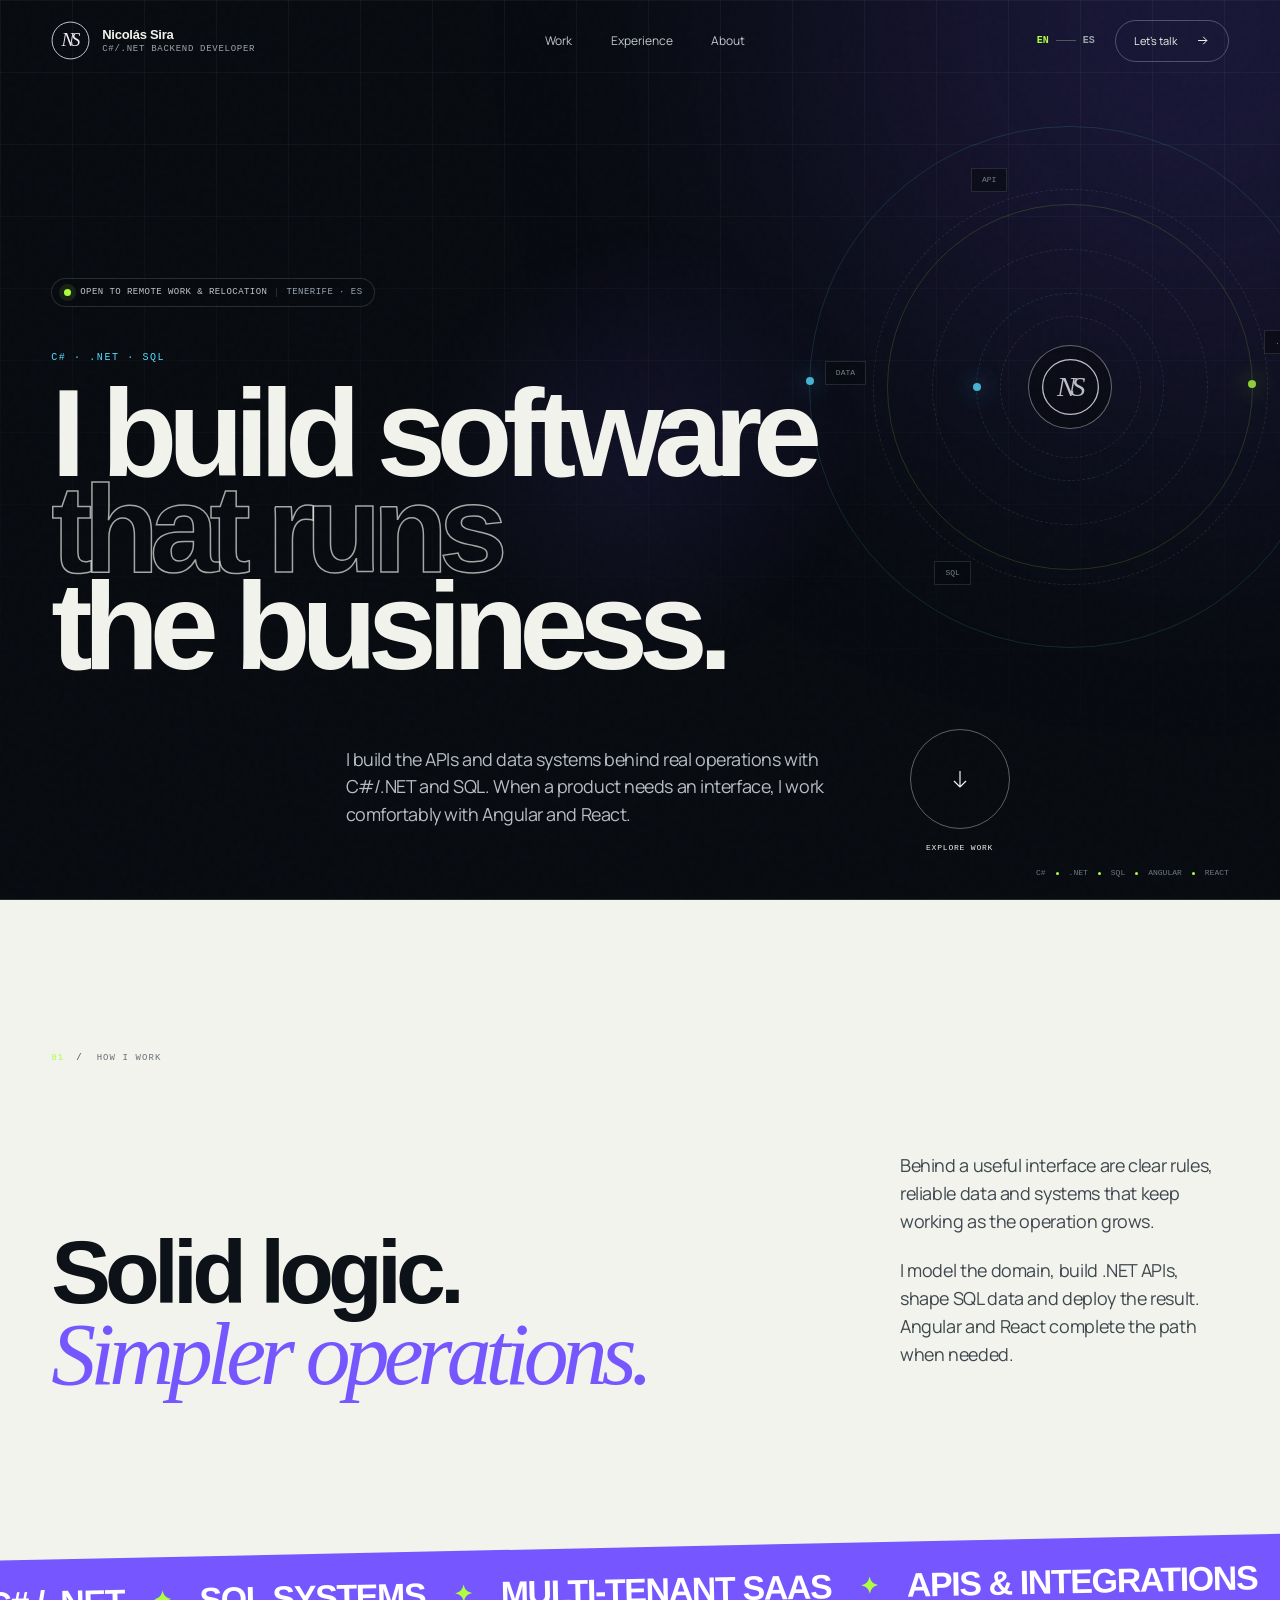
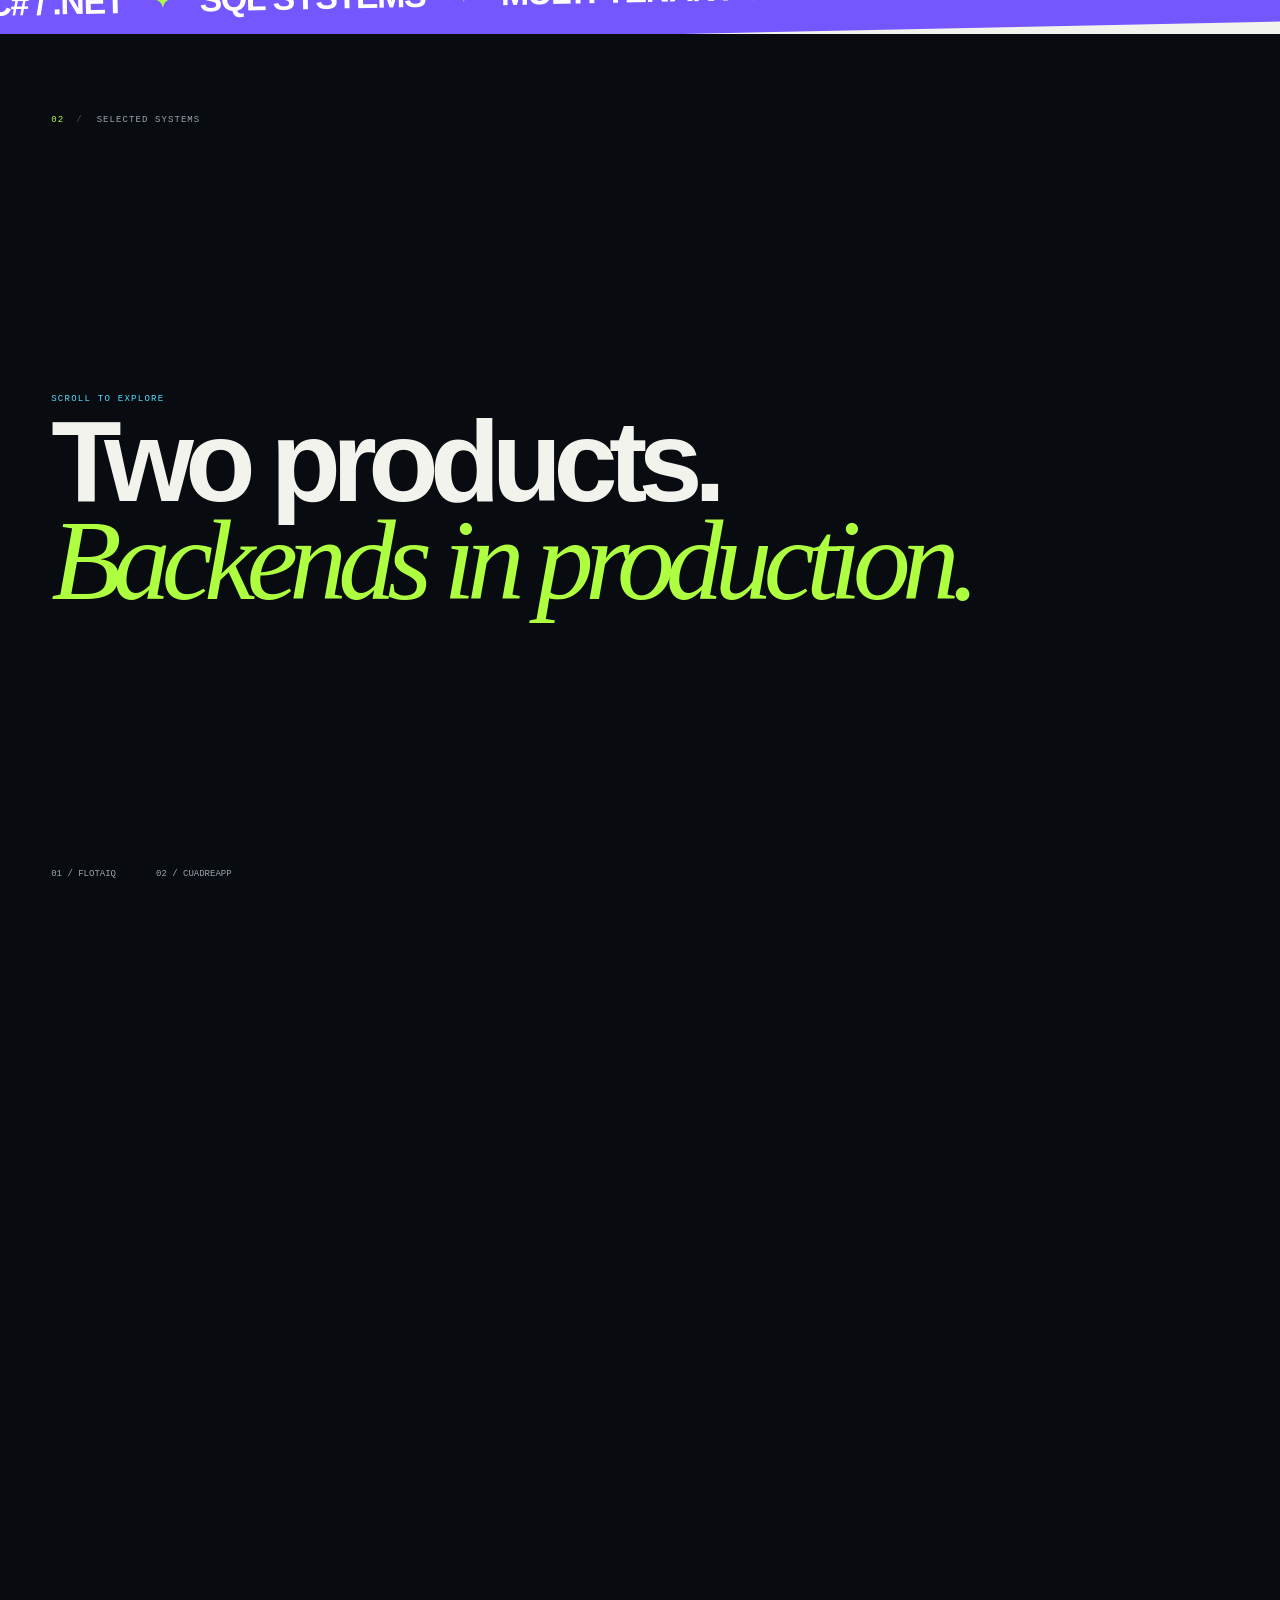
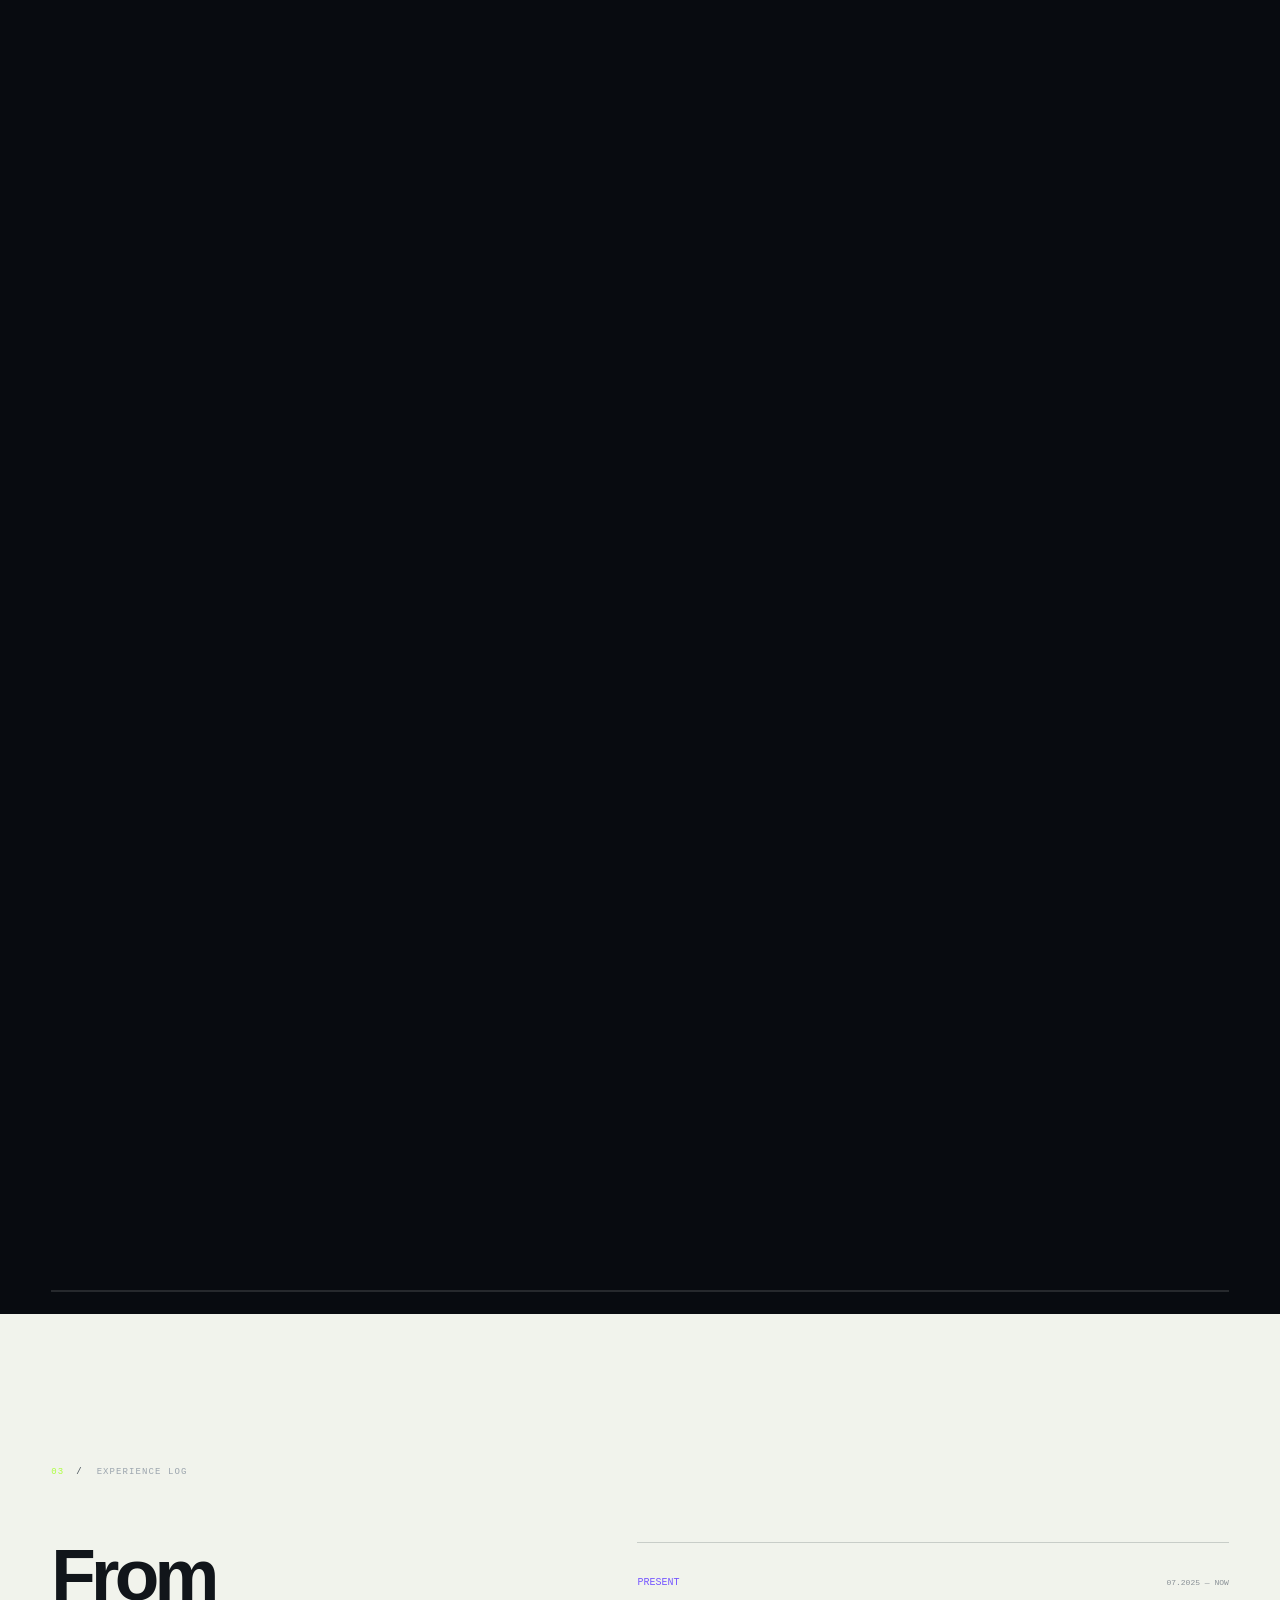
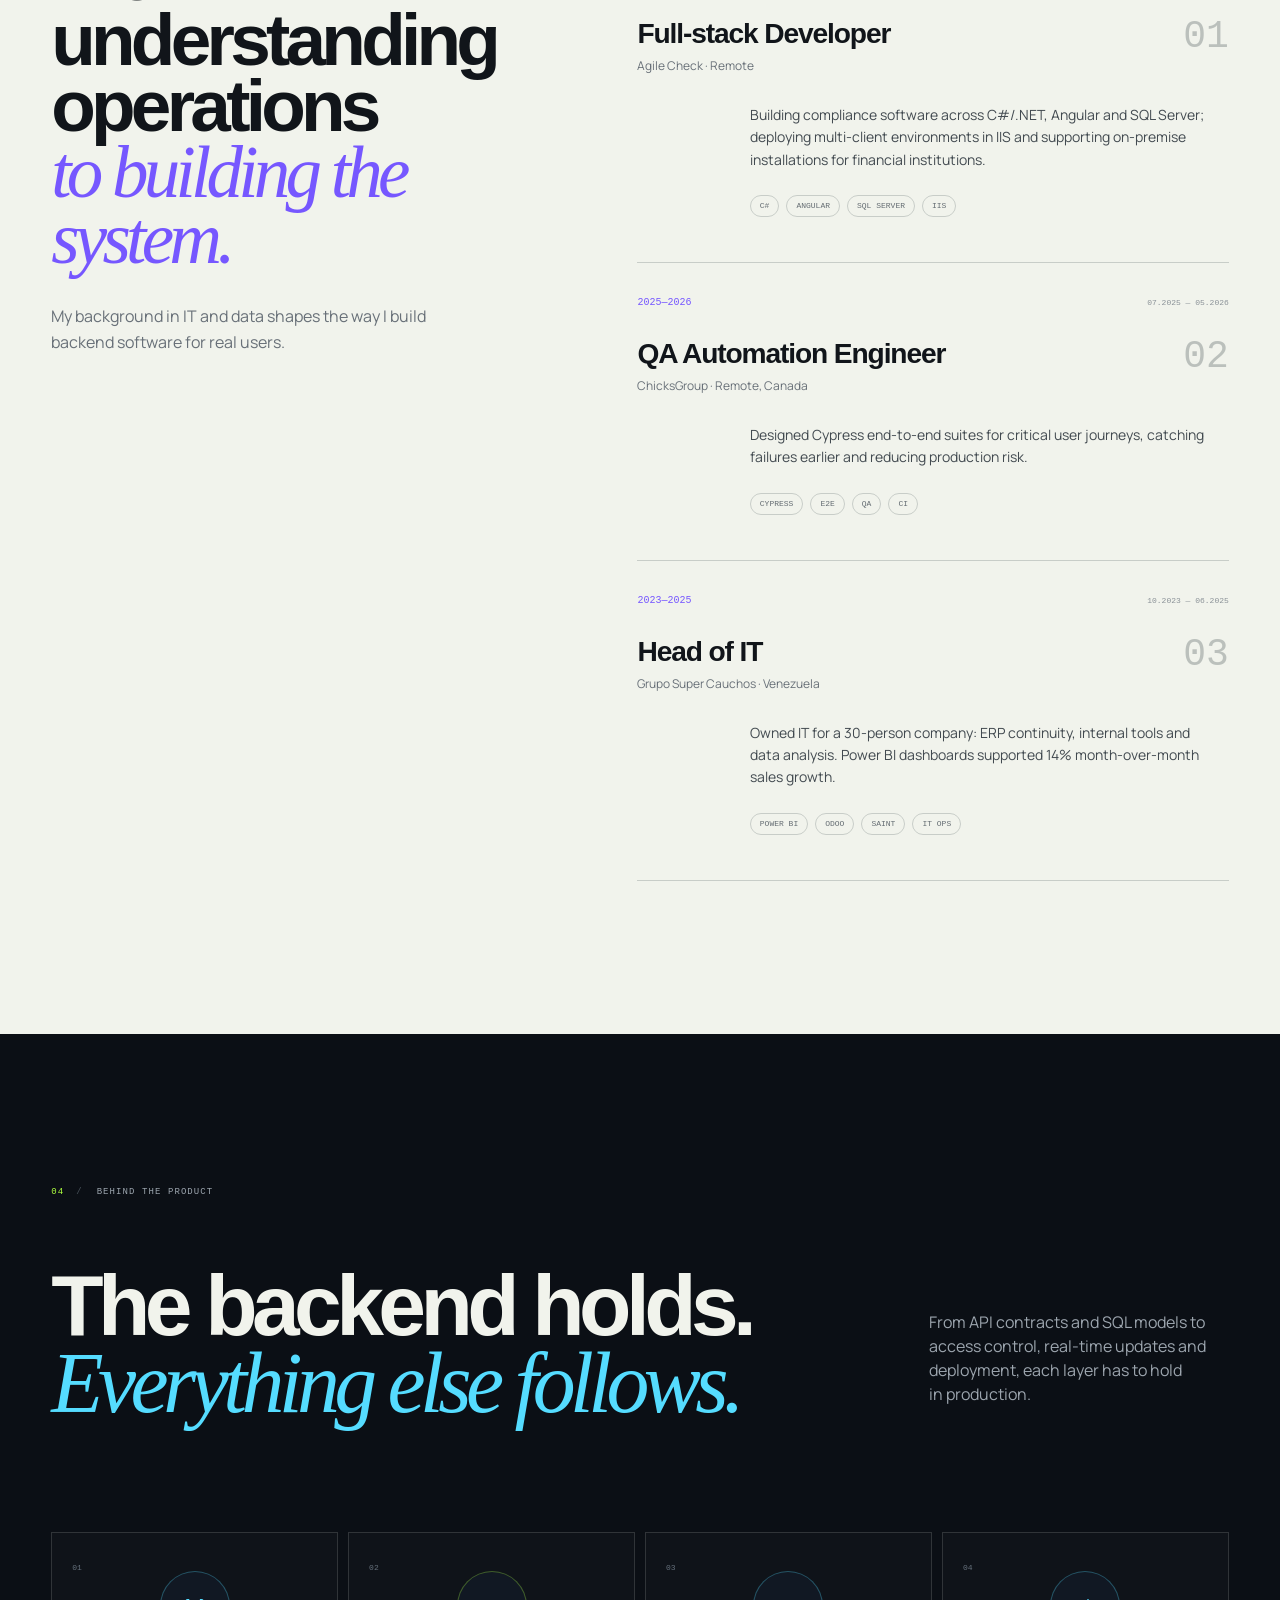
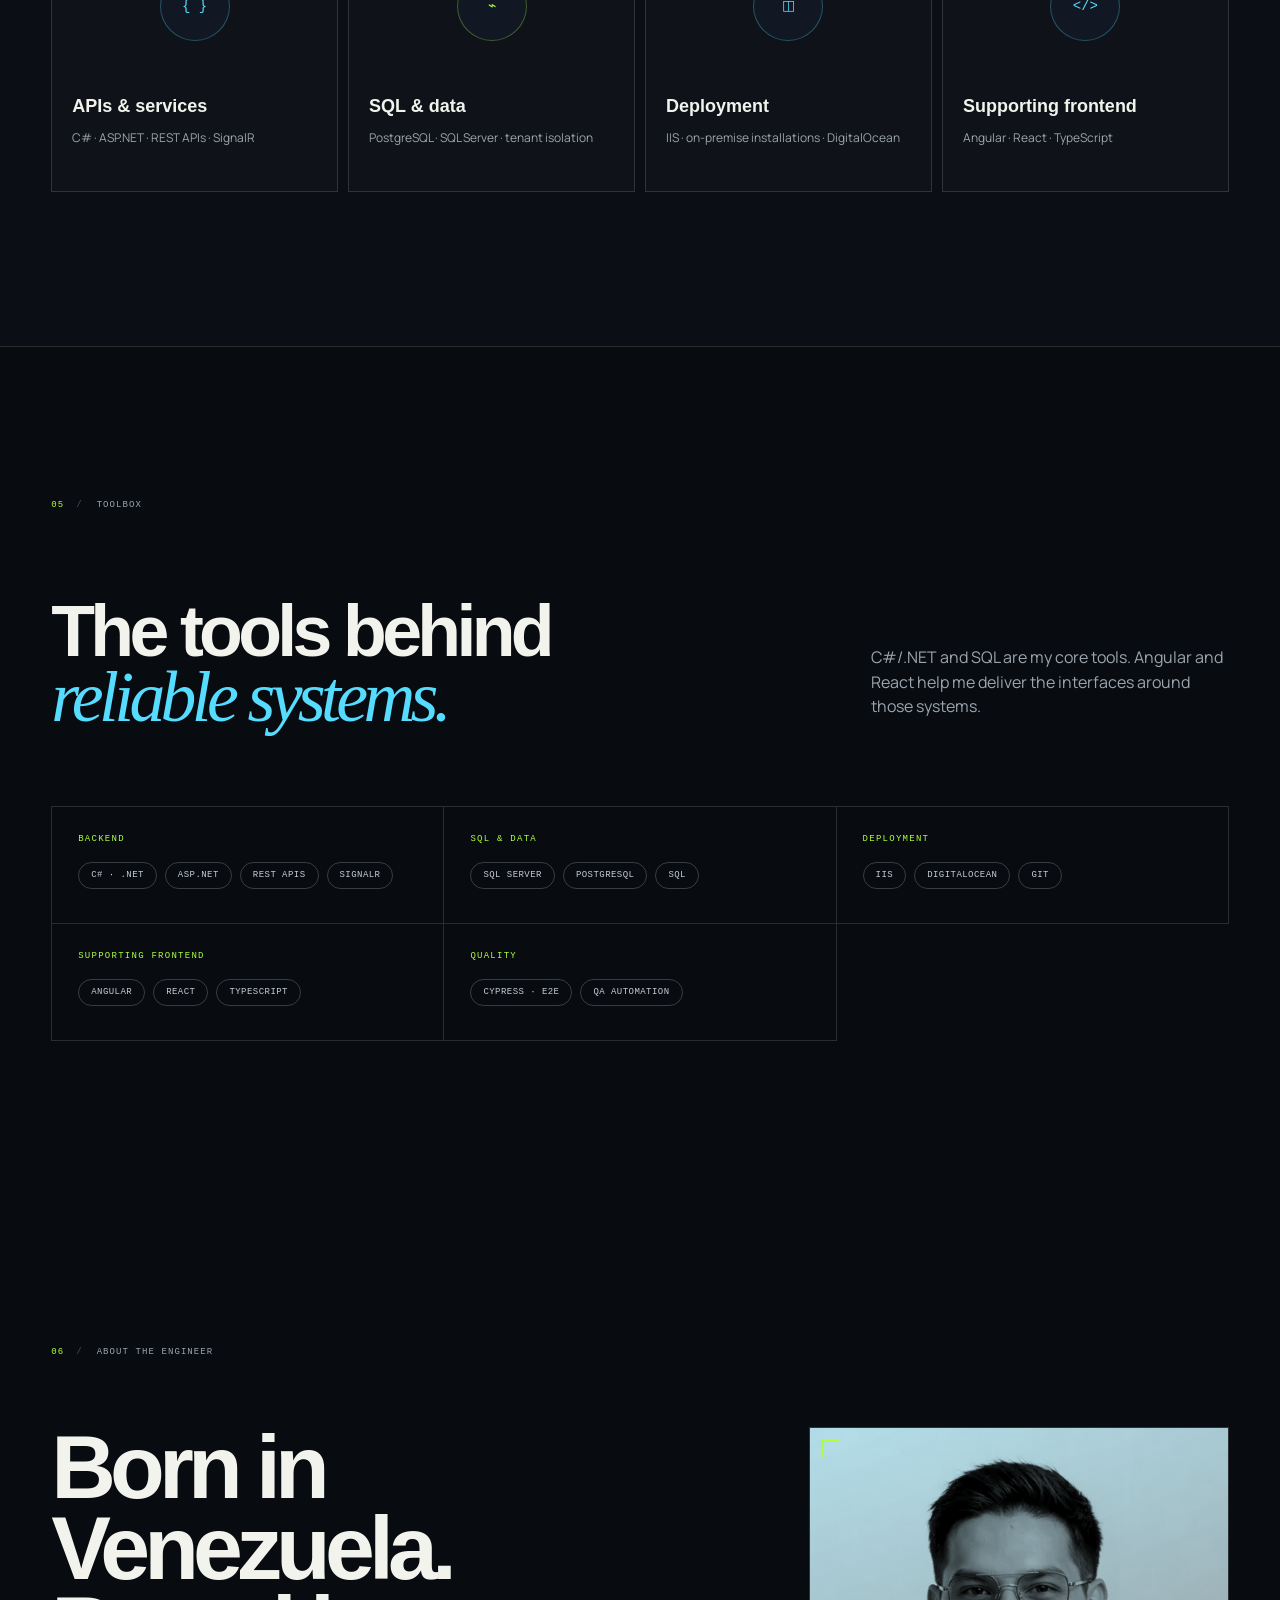
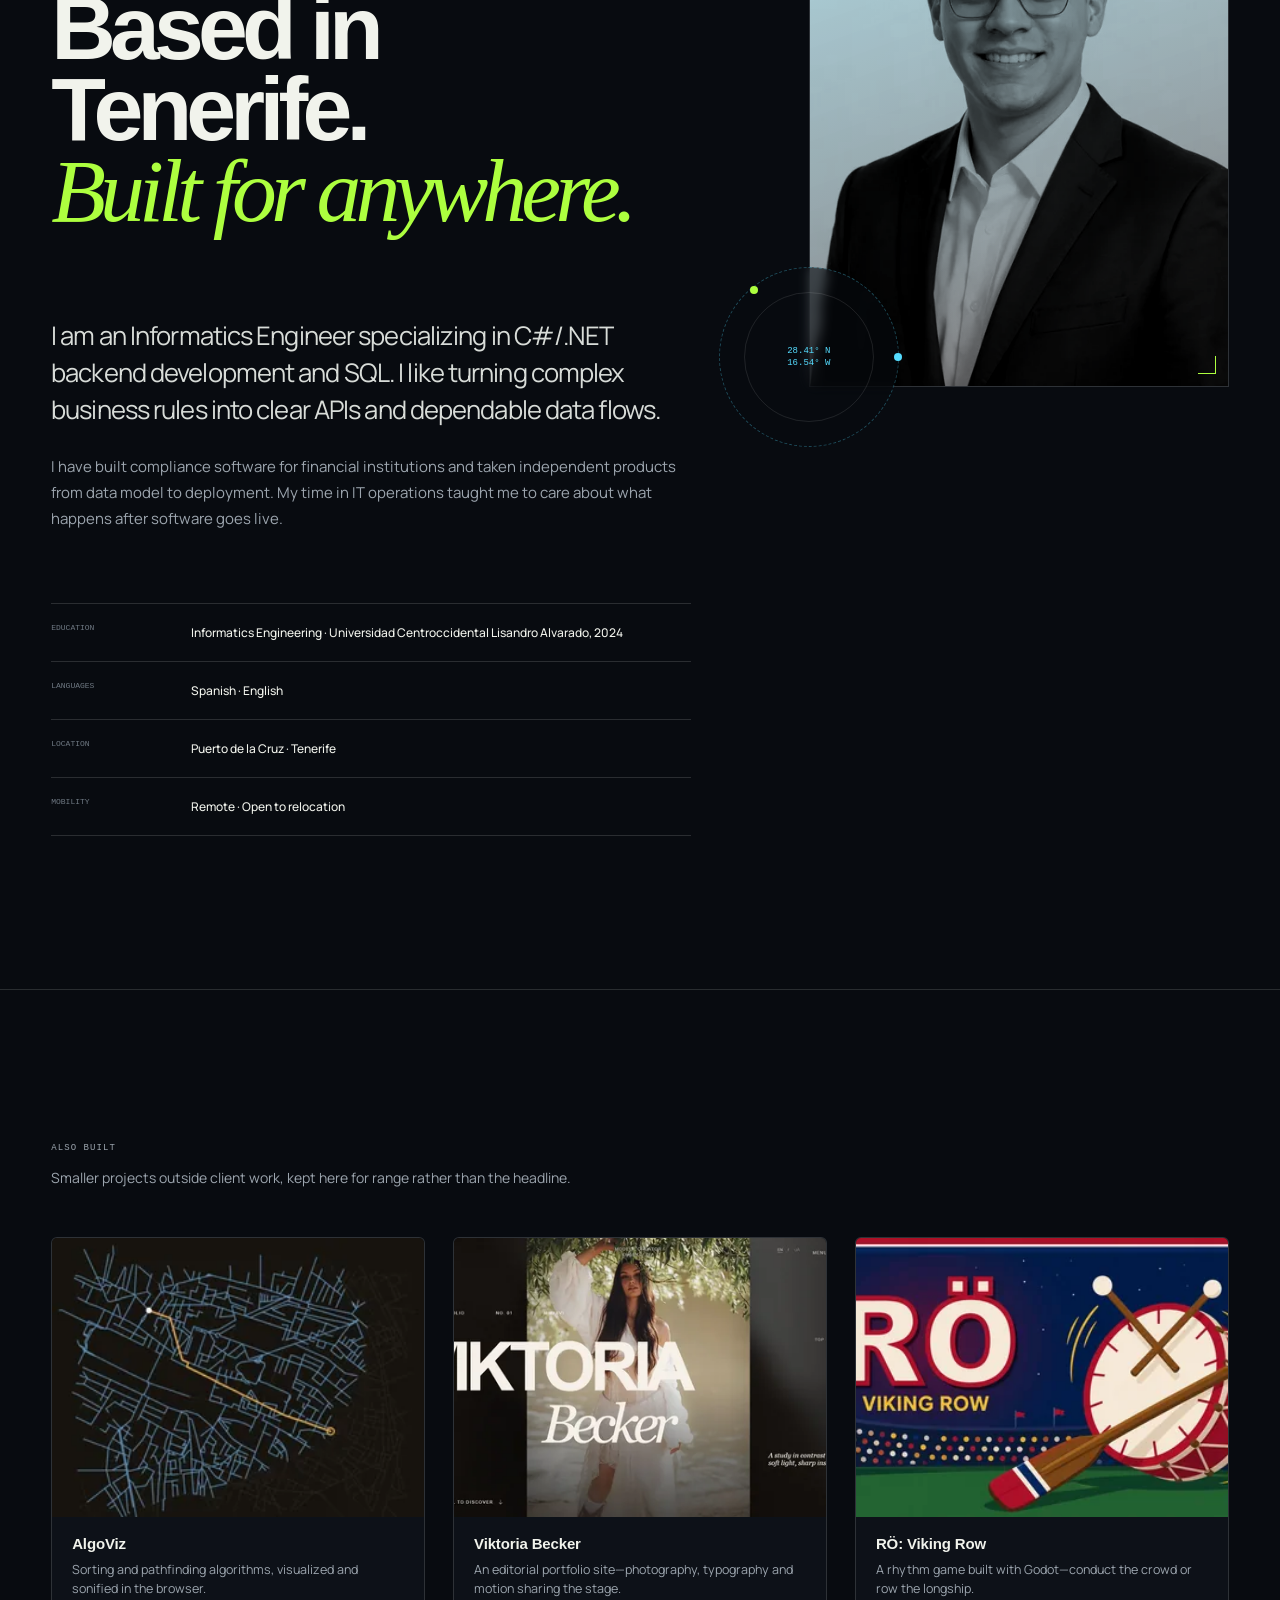
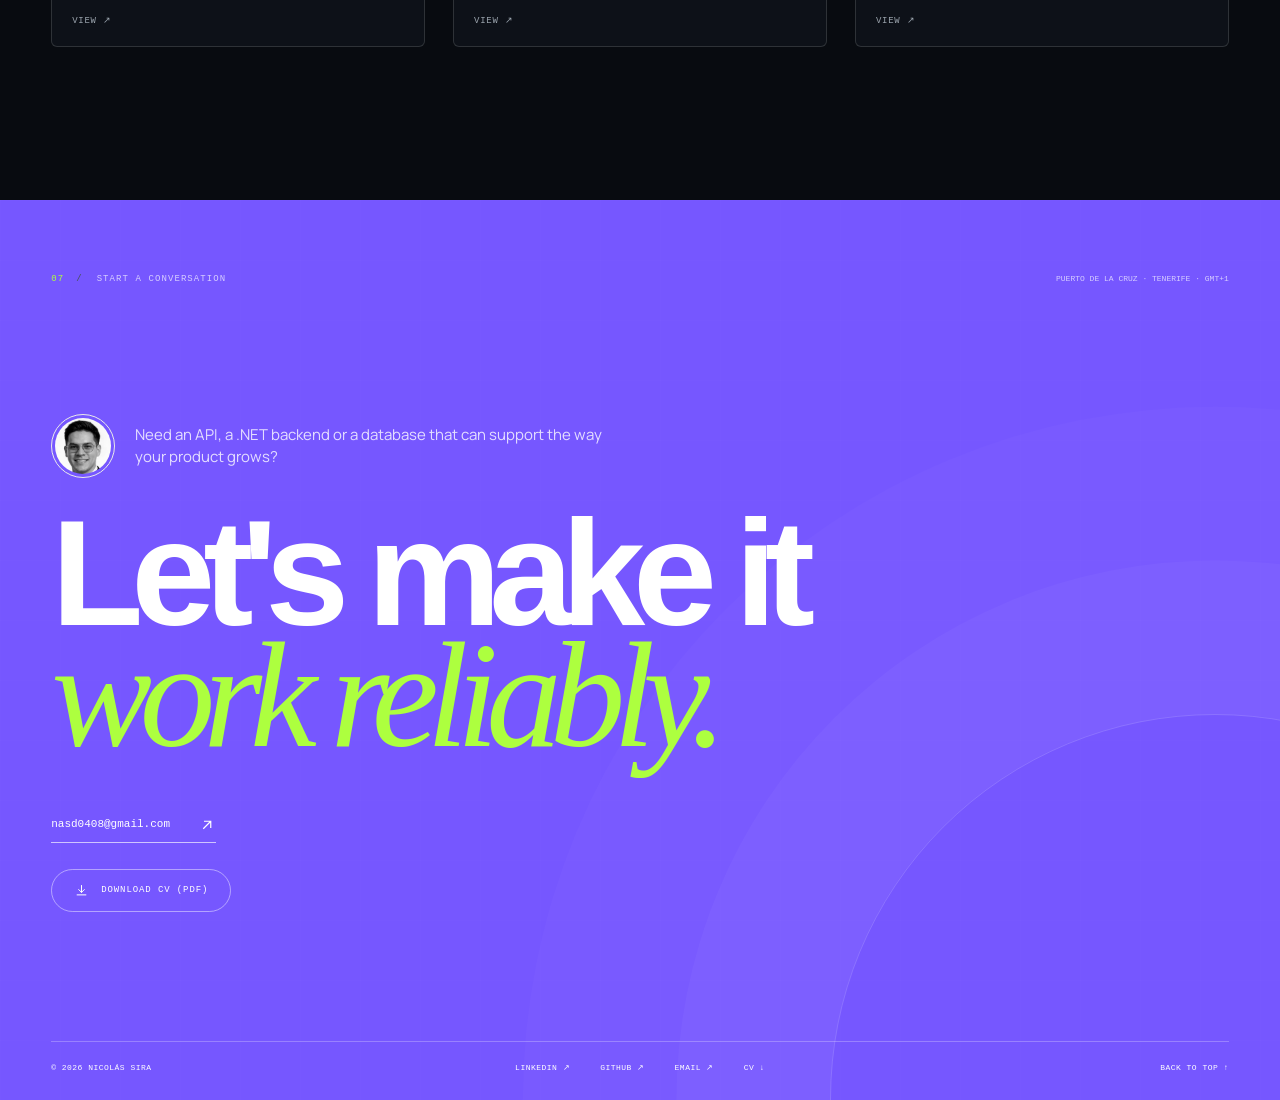
<file: index.html>
<!doctype html>
<html lang="en">
<head>
  <meta charset="utf-8">
  <meta name="viewport" content="width=device-width, initial-scale=1">
  <meta name="theme-color" content="#080b10">
  <meta name="description" content="Nicolás Sira — C#/.NET backend developer building APIs, SQL-backed systems and multi-tenant products.">
  <meta property="og:title" content="Nicolás Sira — C#/.NET Backend Developer">
  <meta property="og:description" content="C#/.NET APIs and SQL-backed systems for real operations.">
  <meta property="og:type" content="website">
  <meta property="og:url" content="https://nasd0408.github.io/nicolas-sira-portfolio/">
  <meta property="og:site_name" content="Nicolás Sira">
  <meta property="og:locale" content="en_US">
  <meta property="og:locale:alternate" content="es_ES">
  <meta property="og:image" content="https://nasd0408.github.io/nicolas-sira-portfolio/assets/og-image.png">
  <meta property="og:image:width" content="1200">
  <meta property="og:image:height" content="630">
  <meta property="og:image:alt" content="Nicolás Sira — C#/.NET Backend Developer. APIs and SQL-backed systems.">
  <meta name="twitter:card" content="summary_large_image">
  <meta name="twitter:title" content="Nicolás Sira — C#/.NET Backend Developer">
  <meta name="twitter:description" content="C#/.NET APIs and SQL-backed systems for real operations.">
  <meta name="twitter:image" content="https://nasd0408.github.io/nicolas-sira-portfolio/assets/og-image.png">
  <meta name="author" content="Nicolás Sira">
  <meta name="robots" content="index, follow">
  <title>Nicolás Sira — C#/.NET Backend Developer</title>
  <link rel="canonical" href="https://nasd0408.github.io/nicolas-sira-portfolio/">
  <link rel="icon" href="favicon.svg" type="image/svg+xml">
  <link rel="preconnect" href="https://fonts.googleapis.com">
  <link rel="preconnect" href="https://fonts.gstatic.com" crossorigin>
  <link href="https://fonts.googleapis.com/css2?family=Manrope:wght@400;500;600&display=swap" rel="stylesheet">
  <script>document.documentElement.classList.add("js", "is-loading");</script>
  <link rel="stylesheet" href="styles.css?v=3">
  <link rel="stylesheet" href="enhancements.css?v=9">
  <script src="script.js?v=10" defer></script>
  <script src="enhancements.js?v=9" defer></script>
  <script type="application/ld+json">
  {
    "@context": "https://schema.org",
    "@type": "Person",
    "name": "Nicolás Sira",
    "jobTitle": "C#/.NET Backend Developer",
    "url": "https://nasd0408.github.io/nicolas-sira-portfolio/",
    "image": "https://nasd0408.github.io/nicolas-sira-portfolio/assets/profile.jpg",
    "email": "nasd0408@gmail.com",
    "description": "C#/.NET backend developer building APIs, SQL-backed systems and multi-tenant products.",
    "address": {
      "@type": "PostalAddress",
      "addressLocality": "Puerto de la Cruz",
      "addressRegion": "Tenerife",
      "addressCountry": "ES"
    },
    "alumniOf": {
      "@type": "CollegeOrUniversity",
      "name": "Universidad Centroccidental Lisandro Alvarado"
    },
    "knowsLanguage": ["Spanish", "English"],
    "knowsAbout": ["C#", ".NET", "ASP.NET", "REST APIs", "SQL Server", "PostgreSQL", "SignalR", "Angular", "React", "TypeScript", "IIS"],
    "sameAs": [
      "https://www.linkedin.com/in/nicolas-sira/",
      "https://github.com/nasd0408"
    ]
  }
  </script>
</head>
<body>
  <div class="site-loader" aria-hidden="true">
    <div class="loader-grid"></div>
    <div class="loader-meta">
      <span>PORTFOLIO / 2026</span>
      <span>NS — SYS.01</span>
    </div>
    <div class="loader-identity">
      <img src="assets/ns-mark.svg" alt="">
      <p>Nicolás Sira</p>
      <span>C#/.NET backend developer</span>
    </div>
    <div class="loader-status">
      <span>Initializing experience</span>
      <div class="loader-track"><i></i></div>
      <strong><span class="loader-count">00</span>%</strong>
    </div>
  </div>

  <a class="skip-link" href="#work">Skip to content</a>
  <div class="noise" aria-hidden="true"></div>
  <div class="cursor-glow" aria-hidden="true"></div>
  <div class="cursor-orb" aria-hidden="true"><span>OPEN</span></div>
  <div class="scroll-progress" aria-hidden="true"><span></span></div>

  <header class="site-header">
    <a class="brand" href="#top" aria-label="Nicolás Sira — home">
      <span class="brand-mark"><img src="assets/ns-mark.svg" alt=""></span>
      <span class="brand-status">
        <b>Nicolás Sira</b>
        <small data-i18n="nav.role">C#/.NET backend developer</small>
      </span>
    </a>

    <nav class="desktop-nav" aria-label="Primary navigation">
      <a href="#work"><span data-i18n="nav.work">Work</span></a>
      <a href="#experience"><span data-i18n="nav.experience">Experience</span></a>
      <a href="#about"><span data-i18n="nav.about">About</span></a>
    </nav>

    <div class="header-actions">
      <button class="lang-toggle" type="button" aria-label="Change language" aria-pressed="false">
        <span data-lang="en">EN</span>
        <i></i>
        <span data-lang="es">ES</span>
      </button>
      <a class="contact-pill" href="#contact">
        <span data-i18n="nav.contact">Let's talk</span>
        <svg viewBox="0 0 24 24" aria-hidden="true"><path d="M5 12h14M13 6l6 6-6 6"/></svg>
      </a>
    </div>
  </header>

  <main id="top">
    <section class="hero">
      <div class="hero-grid" aria-hidden="true"></div>
      <div class="hero-orbit" aria-hidden="true">
        <div class="orbit orbit-one"><span></span></div>
        <div class="orbit orbit-two"><span></span></div>
        <div class="orbit orbit-three"><span></span></div>
        <div class="core"><img src="assets/ns-mark.svg" alt=""></div>
        <div class="signal signal-one">API</div>
        <div class="signal signal-two">.NET</div>
        <div class="signal signal-three">SQL</div>
        <div class="signal signal-four">DATA</div>
      </div>

      <div class="hero-copy">
        <div class="availability">
          <span class="pulse"></span>
          <span data-i18n="hero.availability">Open to remote work & relocation</span>
          <span class="availability-location">Tenerife · ES</span>
        </div>

        <h1>
          <span class="hero-kicker" data-i18n="hero.kicker">C# · .NET · SQL</span>
          <span data-i18n="hero.line1">I build software</span>
          <span class="outline" data-i18n="hero.line2">that runs</span>
          <span data-i18n="hero.line3">the business.</span>
        </h1>

        <div class="hero-bottom">
          <p data-i18n="hero.body">I build the APIs and data systems behind real operations with C#/.NET and SQL. When a product needs an interface, I work comfortably with Angular and React.</p>
          <a class="circle-link" href="#work" aria-label="Explore selected work">
            <svg viewBox="0 0 24 24" aria-hidden="true"><path d="M12 4v16M6 14l6 6 6-6"/></svg>
            <span data-i18n="hero.cta">Explore work</span>
          </a>
        </div>
      </div>

      <div class="hero-rail" aria-hidden="true">
        <span>C#</span><i></i><span>.NET</span><i></i><span>SQL</span><i></i><span>Angular</span><i></i><span>React</span>
      </div>
    </section>

    <section class="manifesto section-pad">
      <div class="eyebrow reveal">
        <span>01</span>
        <span data-i18n="manifesto.label">How I work</span>
      </div>
      <div class="manifesto-grid">
        <h2 class="reveal" data-i18n="manifesto.title">Solid logic.<br><em>Simpler operations.</em></h2>
        <div class="manifesto-copy reveal">
          <p data-i18n="manifesto.p1">Behind a useful interface are clear rules, reliable data and systems that keep working as the operation grows.</p>
          <p data-i18n="manifesto.p2">I model the domain, build .NET APIs, shape SQL data and deploy the result. Angular and React complete the path when needed.</p>
        </div>
      </div>
      <div class="capability-ticker" aria-label="Capabilities">
        <div class="ticker-track">
          <span>C# / .NET</span><b>✦</b><span>SQL SYSTEMS</span><b>✦</b><span>MULTI-TENANT SAAS</span><b>✦</b><span>APIS & INTEGRATIONS</span><b>✦</b>
          <span>C# / .NET</span><b>✦</b><span>SQL SYSTEMS</span><b>✦</b><span>MULTI-TENANT SAAS</span><b>✦</b><span>APIS & INTEGRATIONS</span><b>✦</b>
        </div>
      </div>
    </section>

    <section class="work" id="work">
      <div class="horizontal-sticky">
        <div class="horizontal-track">
          <article class="work-intro panel">
            <div class="panel-inner">
              <div class="eyebrow">
                <span>02</span>
                <span data-i18n="work.label">Selected systems</span>
              </div>
              <div>
                <p class="micro" data-i18n="work.drag">Scroll to explore</p>
                <h2 data-i18n="work.title">Two products.<br><em>Backends in production.</em></h2>
              </div>
              <div class="work-index">
                <span>01 / FlotaIQ</span>
                <span>02 / CuadreAPP</span>
              </div>
            </div>
          </article>

          <article class="case case-flota panel">
            <div class="case-copy">
              <div class="case-topline">
                <img src="assets/flotaiq-logo.svg" alt="FlotaIQ" width="232" height="64" loading="lazy" decoding="async">
                <span data-i18n="flota.type">Multi-tenant fleet intelligence</span>
              </div>
              <div>
                <div class="case-number">01</div>
                <h3>Flota<span>IQ</span></h3>
                <p data-i18n="flota.summary">A multi-tenant C#/.NET API backed by PostgreSQL for trips, maintenance, fuel and billing. Tenant isolation and SignalR alerts support daily operations; React provides the interface.</p>
              </div>
              <div class="case-meta">
                <div><small data-i18n="case.role">Role</small><strong data-i18n="case.solo">Solo product engineer</strong></div>
                <div><small data-i18n="case.stack">Core stack</small><strong>C#/.NET · PostgreSQL · SignalR</strong></div>
              </div>
              <div class="case-links">
                <a href="https://flotaiq.duckdns.org/" target="_blank" rel="noreferrer">
                  <span data-i18n="case.live">Visit live product</span>
                  <svg viewBox="0 0 24 24" aria-hidden="true"><path d="M7 17 17 7M8 7h9v9"/></svg>
                </a>
                <a href="https://github.com/nasd0408/flotaiq" target="_blank" rel="noreferrer">GitHub <span data-i18n="case.private">(private)</span></a>
              </div>
            </div>
            <div class="case-visual flota-visual">
              <div class="screen screen-main">
                <div class="screen-bar"><i></i><i></i><i></i><span>flotaiq / dashboard</span></div>
                <picture class="progressive-media" style="--preview: url([data-uri])"><source type="image/webp" srcset="assets/optimized/flotaiq-dashboard-480.webp 480w, assets/optimized/flotaiq-dashboard-960.webp 960w, assets/optimized/flotaiq-dashboard-1600.webp 1600w" sizes="(max-width: 760px) 100vw, 80vw"><img width="1918" height="872" src="assets/flotaiq-dashboard.png" alt="FlotaIQ main dashboard" loading="lazy" decoding="async"></picture>
              </div>
              <div class="screen screen-float">
                <picture class="progressive-media" style="--preview: url([data-uri])"><source type="image/webp" srcset="assets/optimized/flotaiq-map-480.webp 480w, assets/optimized/flotaiq-map-960.webp 960w, assets/optimized/flotaiq-map-1600.webp 1600w" sizes="100vw"><img width="1918" height="875" src="assets/flotaiq-map.png" alt="FlotaIQ fleet map" loading="lazy" decoding="async"></picture>
              </div>
              <div class="tech-stamp stamp-one">REALTIME<br><b>SIGNALR</b></div>
              <div class="tech-stamp stamp-two">TENANT<br><b>ISOLATION</b></div>
            </div>
          </article>

          <article class="case case-cuadre panel">
            <div class="case-copy">
              <div class="case-topline">
                <div class="cuadre-mini"><picture class="progressive-media" style="--preview: url([data-uri])"><source type="image/webp" srcset="assets/optimized/cuadre-logo-256.webp 256w" sizes="104px"><img width="1024" height="1024" src="assets/cuadre-logo.png" alt="CuadreAPP" loading="lazy" decoding="async"></picture></div>
                <span data-i18n="cuadre.type">Business OS for beauty professionals</span>
              </div>
              <div>
                <div class="case-number">02</div>
                <h3>Cuadre<span>APP</span></h3>
                <p data-i18n="cuadre.summary">A C#/.NET backend for appointments, clients, debts, payroll and reports, connected to a React Native app that works offline and syncs when the connection returns.</p>
              </div>
              <div class="case-meta">
                <div><small data-i18n="case.role">Role</small><strong data-i18n="case.solo">Solo product engineer</strong></div>
                <div><small data-i18n="case.stack">Core stack</small><strong>C#/.NET · APIs · React Native</strong></div>
              </div>
              <div class="case-links">
                <a href="https://cuadreapp.duckdns.org/" target="_blank" rel="noreferrer">
                  <span data-i18n="case.website">Product website</span>
                  <svg viewBox="0 0 24 24" aria-hidden="true"><path d="M7 17 17 7M8 7h9v9"/></svg>
                </a>
                <a href="https://play.google.com/store/apps/details?id=com.nicolassira.cuadreapp&hl=es_419" target="_blank" rel="noreferrer">Google Play ↗</a>
              </div>
            </div>
            <div class="case-visual cuadre-visual">
              <div class="phone phone-one"><picture class="progressive-media" style="--preview: url([data-uri])"><source type="image/webp" srcset="assets/optimized/cuadre-dashboard-480.webp 480w, assets/optimized/cuadre-dashboard-960.webp 960w, assets/optimized/cuadre-dashboard-1080.webp 1080w" sizes="(max-width: 760px) 45vw, 28vw"><img width="1080" height="2424" src="assets/cuadre-dashboard.png" alt="CuadreAPP dashboard" loading="lazy" decoding="async"></picture></div>
              <div class="phone phone-two"><picture class="progressive-media" style="--preview: url([data-uri])"><source type="image/webp" srcset="assets/optimized/cuadre-calendar-480.webp 480w, assets/optimized/cuadre-calendar-960.webp 960w, assets/optimized/cuadre-calendar-1080.webp 1080w" sizes="(max-width: 760px) 45vw, 28vw"><img width="1080" height="2424" src="assets/cuadre-calendar.png" alt="CuadreAPP calendar" loading="lazy" decoding="async"></picture></div>
              <div class="release-badge">
                <span>100+</span>
                <small data-i18n="cuadre.downloads">Play Store downloads</small>
              </div>
              <div class="offline-badge"><i></i><span data-i18n="cuadre.offline">Works offline.<br>Syncs when connected.</span></div>
            </div>
          </article>
        </div>
        <div class="horizontal-meter" aria-hidden="true"><span></span></div>
      </div>
    </section>

<section class="experience section-pad" id="experience">
      <div class="eyebrow reveal">
        <span>03</span>
        <span data-i18n="experience.label">Experience log</span>
      </div>
      <div class="experience-layout">
        <div class="experience-title reveal">
          <h2 data-i18n="experience.title">From understanding operations<br><em>to building the system.</em></h2>
          <p data-i18n="experience.subtitle">My background in IT and data shapes the way I build backend software for real users.</p>
        </div>
        <div class="timeline">
          <article class="timeline-item reveal">
            <div class="timeline-date"><span data-i18n="experience.present">Present</span><small>07.2025 — NOW</small></div>
            <div class="timeline-role">
              <div>
                <h3 data-i18n="agile.role">Full-stack Developer</h3>
                <p>Agile Check · <span data-i18n="remote">Remote</span></p>
              </div>
              <span class="timeline-index">01</span>
            </div>
            <div class="timeline-detail">
              <p data-i18n="agile.body">Building compliance software across C#/.NET, Angular and SQL Server; deploying multi-client environments in IIS and supporting on-premise installations for financial institutions.</p>
              <div><span>C#</span><span>Angular</span><span>SQL Server</span><span>IIS</span></div>
            </div>
          </article>

          <article class="timeline-item reveal">
            <div class="timeline-date"><span>2025—2026</span><small>07.2025 — 05.2026</small></div>
            <div class="timeline-role">
              <div>
                <h3 data-i18n="chicks.role">QA Automation Engineer</h3>
                <p>ChicksGroup · <span data-i18n="remote">Remote</span>, Canada</p>
              </div>
              <span class="timeline-index">02</span>
            </div>
            <div class="timeline-detail">
              <p data-i18n="chicks.body">Designed Cypress end-to-end suites for critical user journeys, catching failures earlier and reducing production risk.</p>
              <div><span>Cypress</span><span>E2E</span><span>QA</span><span>CI</span></div>
            </div>
          </article>

          <article class="timeline-item reveal">
            <div class="timeline-date"><span>2023—2025</span><small>10.2023 — 06.2025</small></div>
            <div class="timeline-role">
              <div>
                <h3 data-i18n="cauchos.role">Head of IT</h3>
                <p>Grupo Super Cauchos · Venezuela</p>
              </div>
              <span class="timeline-index">03</span>
            </div>
            <div class="timeline-detail">
              <p data-i18n="cauchos.body">Owned IT for a 30-person company: ERP continuity, internal tools and data analysis. Power BI dashboards supported 14% month-over-month sales growth.</p>
              <div><span>Power BI</span><span>Odoo</span><span>SAINT</span><span>IT Ops</span></div>
            </div>
          </article>
        </div>
      </div>
    </section>

    <section class="architecture section-pad">
      <div class="eyebrow reveal">
        <span>04</span>
        <span data-i18n="architecture.label">Behind the product</span>
      </div>
      <div class="architecture-head">
        <h2 class="reveal" data-i18n="architecture.title">The backend holds.<br><em>Everything else follows.</em></h2>
        <p class="reveal" data-i18n="architecture.body">From API contracts and SQL models to access control, real-time updates and deployment, each layer has to hold in production.</p>
      </div>
      <div class="system-map reveal">
        <div class="map-line" aria-hidden="true"></div>
        <div class="system-node"><span>01</span><i class="node-icon">{ }</i><h3 data-i18n="architecture.apis">APIs & services</h3><p data-i18n="architecture.apisText">C# · ASP.NET · REST APIs · SignalR</p></div>
        <div class="system-node"><span>02</span><i class="node-icon">⌁</i><h3 data-i18n="architecture.database">SQL & data</h3><p data-i18n="architecture.databaseText">PostgreSQL · SQL Server · tenant isolation</p></div>
        <div class="system-node"><span>03</span><i class="node-icon">◫</i><h3 data-i18n="architecture.delivery">Deployment</h3><p data-i18n="architecture.deliveryText">IIS · on-premise installations · DigitalOcean</p></div>
        <div class="system-node"><span>04</span><i class="node-icon">&lt;/&gt;</i><h3 data-i18n="architecture.ui">Supporting frontend</h3><p data-i18n="architecture.uiText">Angular · React · TypeScript</p></div>
      </div>
    </section>

    <section class="skills section-pad" id="skills">
      <div class="eyebrow reveal">
        <span>05</span>
        <span data-i18n="skills.label">Toolbox</span>
      </div>
      <div class="skills-head">
        <h2 class="reveal" data-i18n="skills.title">The tools behind<br><em>reliable systems.</em></h2>
        <p class="reveal" data-i18n="skills.body">C#/.NET and SQL are my core tools. Angular and React help me deliver the interfaces around those systems.</p>
      </div>
      <div class="skills-grid">
        <div class="skill-group reveal"><small data-i18n="skills.backend">Backend</small><div><span>C# · .NET</span><span>ASP.NET</span><span>REST APIs</span><span>SignalR</span></div></div>
        <div class="skill-group reveal"><small data-i18n="skills.data">SQL & data</small><div><span>SQL Server</span><span>PostgreSQL</span><span>SQL</span></div></div>
        <div class="skill-group reveal"><small data-i18n="skills.cloud">Deployment</small><div><span>IIS</span><span>DigitalOcean</span><span>Git</span></div></div>
        <div class="skill-group reveal"><small data-i18n="skills.frontend">Supporting frontend</small><div><span>Angular</span><span>React</span><span>TypeScript</span></div></div>
        <div class="skill-group reveal"><small data-i18n="skills.quality">Quality</small><div><span>Cypress · E2E</span><span>QA Automation</span></div></div>
      </div>
    </section>

    <section class="about section-pad" id="about">
      <div class="eyebrow reveal">
        <span>06</span>
        <span data-i18n="about.label">About the engineer</span>
      </div>
      <div class="about-layout">
        <div class="about-statement reveal">
          <h2 data-i18n="about.title">Born in Venezuela.<br>Based in Tenerife.<br><em>Built for anywhere.</em></h2>
        </div>
        <div class="about-portrait-wrap reveal">
          <figure class="about-portrait">
            <picture>
              <source type="image/webp" srcset="assets/optimized/profile-480.webp 480w, assets/optimized/profile-720.webp 720w" sizes="(max-width: 760px) 300px, 420px">
              <img src="assets/profile.jpg" alt="Nicolás Sira" width="720" height="960" loading="lazy" decoding="async">
            </picture>
          </figure>
          <div class="location-orbit" aria-hidden="true">
            <span class="dot dot-one"></span>
            <span class="dot dot-two"></span>
            <b>28.41° N<br>16.54° W</b>
          </div>
        </div>
        <div class="about-copy reveal">
          <p class="lead" data-i18n="about.lead">I am an Informatics Engineer specializing in C#/.NET backend development and SQL. I like turning complex business rules into clear APIs and dependable data flows.</p>
          <p data-i18n="about.body">I have built compliance software for financial institutions and taken independent products from data model to deployment. My time in IT operations taught me to care about what happens after software goes live.</p>
          <div class="about-facts">
            <div><small data-i18n="about.education">Education</small><strong data-i18n="about.degree">Informatics Engineering · Universidad Centroccidental Lisandro Alvarado, 2024</strong></div>
            <div><small data-i18n="about.languages">Languages</small><strong data-i18n="about.languagesValue">Spanish · English</strong></div>
            <div><small data-i18n="about.location">Location</small><strong>Puerto de la Cruz · Tenerife</strong></div>
            <div><small data-i18n="about.mobility">Mobility</small><strong data-i18n="about.mobilityValue">Remote · Open to relocation</strong></div>
          </div>
        </div>
      </div>

    </section>

    <section class="side-projects section-pad">
      <div class="side-projects-head">
        <span class="side-projects-label" data-i18n="side.label">Also built</span>
        <p class="reveal" data-i18n="side.body">Smaller projects outside client work, kept here for range rather than the headline.</p>
      </div>
      <div class="side-projects-grid">
        <a class="side-project reveal" href="https://nasd0408.github.io/algoviz/" target="_blank" rel="noreferrer">
          <picture>
            <source type="image/webp" srcset="assets/optimized/algoviz-poster-480.webp 480w, assets/optimized/algoviz-poster-960.webp 960w" sizes="(max-width: 760px) 100vw, 33vw">
            <img src="assets/optimized/algoviz-poster-960.webp" alt="AlgoViz" loading="lazy" decoding="async">
          </picture>
          <div>
            <h3>AlgoViz</h3>
            <p data-i18n="side.algoviz">Sorting and pathfinding algorithms, visualized and sonified in the browser.</p>
          </div>
          <span class="side-project-link" data-i18n="side.view">View ↗</span>
        </a>
        <a class="side-project reveal" href="https://berjaviks.netlify.app/" target="_blank" rel="noreferrer">
          <picture>
            <source type="image/webp" srcset="assets/optimized/vika-cover-480.webp 480w, assets/optimized/vika-cover-960.webp 960w" sizes="(max-width: 760px) 100vw, 33vw">
            <img src="assets/optimized/vika-cover-960.webp" alt="Viktoria Becker" loading="lazy" decoding="async">
          </picture>
          <div>
            <h3>Viktoria Becker</h3>
            <p data-i18n="side.vika">An editorial portfolio site—photography, typography and motion sharing the stage.</p>
          </div>
          <span class="side-project-link" data-i18n="side.view">View ↗</span>
        </a>
        <a class="side-project reveal" href="https://nasd0408.itch.io/ro-viking-row" target="_blank" rel="noreferrer">
          <picture>
            <source type="image/webp" srcset="assets/optimized/ro-cover-480.webp 480w, assets/optimized/ro-cover-960.webp 960w" sizes="(max-width: 760px) 100vw, 33vw">
            <img src="assets/optimized/ro-cover-960.webp" alt="RÖ: Viking Row" loading="lazy" decoding="async">
          </picture>
          <div>
            <h3>RÖ: Viking Row</h3>
            <p data-i18n="side.ro">A rhythm game built with Godot—conduct the crowd or row the longship.</p>
          </div>
          <span class="side-project-link" data-i18n="side.view">View ↗</span>
        </a>
      </div>
    </section>

    <section class="contact" id="contact">
      <div class="contact-grid" aria-hidden="true"></div>
      <div class="contact-top">
        <div class="eyebrow">
          <span>07</span>
          <span data-i18n="contact.label">Start a conversation</span>
        </div>
        <span class="contact-location">PUERTO DE LA CRUZ · TENERIFE · GMT+1</span>
      </div>
      <div class="contact-main">
        <div class="contact-intro">
          <img class="contact-avatar" src="assets/optimized/profile-avatar-160.webp" alt="" width="80" height="80" loading="lazy" decoding="async">
          <p data-i18n="contact.pre">Need an API, a .NET backend or a database that can support the way your product grows?</p>
        </div>
        <h2><span data-i18n="contact.line1">Let's make it</span><br><em data-i18n="contact.line2">work reliably.</em></h2>
        <a class="email-link" href="mailto:nasd0408@gmail.com">
          <span>nasd0408@gmail.com</span>
          <svg viewBox="0 0 24 24" aria-hidden="true"><path d="M7 17 17 7M8 7h9v9"/></svg>
        </a>
        <a class="cv-link" data-cv-link href="assets/cv/Nicolas-Sira-CV-EN.pdf" download>
          <svg viewBox="0 0 24 24" aria-hidden="true"><path d="M12 4v11M7.5 10.5 12 15l4.5-4.5M5 19h14"/></svg>
          <span data-i18n="contact.cv">Download CV (PDF)</span>
        </a>
      </div>
      <footer>
        <span>© <span id="year">2026</span> Nicolás Sira</span>
        <div>
          <a href="https://www.linkedin.com/in/nicolas-sira/" target="_blank" rel="noreferrer">LinkedIn ↗</a>
          <a href="https://github.com/nasd0408" target="_blank" rel="noreferrer">GitHub ↗</a>
          <a href="mailto:nasd0408@gmail.com">Email ↗</a>
          <a data-cv-link href="assets/cv/Nicolas-Sira-CV-EN.pdf" download>CV ↓</a>
        </div>
        <a href="#top" class="back-top"><span data-i18n="contact.top">Back to top</span> ↑</a>
      </footer>
    </section>
  </main>
</body>
</html>
</file>
<file: styles.css>
:root {
  --bg: #080b10;
  --bg-2: #0d1118;
  --ink: #f1f3ec;
  --muted: #9ca5ae;
  --line: rgba(235, 240, 232, .15);
  --blue: #7657ff;
  --cyan: #55dcff;
  --acid: #adff3f;
  --purple: #8b63ff;
  --pad: clamp(22px, 4vw, 72px);
  --header-h: 82px;
  --mono: "SFMono-Regular", Consolas, "Liberation Mono", monospace;
  --body: "Manrope", "Avenir Next", "Segoe UI", sans-serif;
  --display: Inter, ui-sans-serif, -apple-system, BlinkMacSystemFont, "Segoe UI", sans-serif;
  --sans: var(--body);
  --ease-out: cubic-bezier(.2, .75, .2, 1);
}

* { box-sizing: border-box; }
html { scroll-behavior: smooth; background: var(--bg); overflow-x: clip; }
html.is-loading,
html.is-loading body { height: 100%; overflow: hidden; }
body {
  margin: 0;
  background: var(--bg);
  color: var(--ink);
  font-family: var(--sans);
  overflow-x: clip;
}
body::selection { background: var(--acid); color: #080b10; }
a { color: inherit; text-decoration: none; }
img { display: block; max-width: 100%; height: auto; }
button { font: inherit; }
p { font-family: var(--body); font-feature-settings: "kern" 1, "ss01" 1; text-wrap: pretty; }
h1, h2, h3, h4, .ticker-track, .brand-status b { font-family: var(--display); }

.site-loader {
  --loader-progress: 0;
  position: fixed;
  z-index: 500;
  inset: 0;
  display: grid;
  place-items: center;
  overflow: hidden;
  background:
    radial-gradient(circle at 50% 44%, rgba(118, 87, 255, .12), transparent 30%),
    #07090e;
  color: #f5f3ff;
  opacity: 1;
  transform: translateY(0);
  transition: transform .9s var(--ease-out), opacity .55s ease .28s;
}
.site-loader.is-leaving {
  opacity: 0;
  transform: translateY(-101%);
}
.loader-grid {
  position: absolute;
  inset: 0;
  opacity: .34;
  background-image:
    linear-gradient(rgba(255,255,255,.055) 1px, transparent 1px),
    linear-gradient(90deg, rgba(255,255,255,.055) 1px, transparent 1px);
  background-size: 68px 68px;
  mask-image: radial-gradient(circle at center, black, transparent 82%);
}
.loader-meta,
.loader-status {
  position: absolute;
  left: var(--pad);
  right: var(--pad);
  display: flex;
  align-items: center;
  color: #7e8792;
  font: 8px/1 var(--mono);
  letter-spacing: .13em;
  text-transform: uppercase;
}
.loader-meta { top: 34px; justify-content: space-between; }
.loader-identity {
  position: relative;
  display: grid;
  justify-items: center;
  text-align: center;
}
.loader-identity::before,
.loader-identity::after {
  content: "";
  position: absolute;
  top: 54px;
  width: clamp(70px, 8vw, 130px);
  height: 1px;
  background: linear-gradient(90deg, transparent, rgba(168,146,255,.6));
}
.loader-identity::before { right: calc(100% + 28px); }
.loader-identity::after { left: calc(100% + 28px); transform: scaleX(-1); }
.loader-identity img {
  width: clamp(88px, 9vw, 124px);
  filter: none;
  animation: loader-breathe 1.4s ease-in-out infinite alternate;
}
.loader-identity p {
  margin: 24px 0 7px;
  color: #f5f3ff;
  font: 600 clamp(14px, 1.3vw, 18px)/1 var(--display);
  letter-spacing: -.02em;
}
.loader-identity > span {
  color: #77818c;
  font: 7px/1 var(--mono);
  letter-spacing: .12em;
  text-transform: uppercase;
}
.loader-status { bottom: 34px; gap: 22px; }
.loader-status > span { white-space: nowrap; }
.loader-track { height: 1px; flex: 1; background: rgba(255,255,255,.12); overflow: hidden; }
.loader-track i {
  display: block;
  width: 100%;
  height: 100%;
  background: linear-gradient(90deg, var(--purple), var(--cyan), var(--acid));
  transform: scaleX(var(--loader-progress));
  transform-origin: left;
}
.loader-status strong { min-width: 42px; color: #d8ceff; font: 10px/1 var(--mono); text-align: right; }
@keyframes loader-breathe {
  from { transform: scale(.96); opacity: .78; }
  to { transform: scale(1); opacity: 1; }
}

.skip-link {
  position: fixed;
  top: 12px;
  left: 12px;
  z-index: 200;
  padding: 10px 18px;
  border-radius: 999px;
  background: var(--acid);
  color: #080b10;
  font-size: 13px;
  font-weight: 600;
  letter-spacing: .02em;
  transform: translateY(-160%);
  transition: transform .25s ease;
}
.skip-link:focus-visible {
  transform: translateY(0);
  outline: 2px solid #080b10;
  outline-offset: 2px;
}

.noise {
  position: fixed;
  inset: 0;
  z-index: 100;
  opacity: .025;
  pointer-events: none;
  background-image: url("data:image/svg+xml,%3Csvg viewBox='0 0 180 180' xmlns='http://www.w3.org/2000/svg'%3E%3Cfilter id='n'%3E%3CfeTurbulence type='fractalNoise' baseFrequency='.9' numOctaves='3' stitchTiles='stitch'/%3E%3C/filter%3E%3Crect width='100%25' height='100%25' filter='url(%23n)' opacity='.7'/%3E%3C/svg%3E");
}
.cursor-glow {
  position: fixed;
  width: 480px;
  height: 480px;
  left: calc(var(--mx, 50vw) - 240px);
  top: calc(var(--my, 50vh) - 240px);
  border-radius: 50%;
  pointer-events: none;
  z-index: 0;
  background: radial-gradient(circle, rgba(118, 87, 255, .1), transparent 66%);
}
.cursor-orb {
  position: fixed;
  z-index: 160;
  top: 0;
  left: 0;
  width: 14px;
  height: 14px;
  display: grid;
  place-items: center;
  pointer-events: none;
  border: 1px solid #c0afff;
  border-radius: 50%;
  opacity: 0;
  transform: translate3d(-50%, -50%, 0);
  mix-blend-mode: difference;
  transition:
    width .32s cubic-bezier(.2,.7,.2,1),
    height .32s cubic-bezier(.2,.7,.2,1),
    background .32s ease,
    border-color .32s ease,
    opacity .18s ease;
  will-change: transform, width, height;
}
.cursor-orb::after {
  content: "";
  width: 3px;
  height: 3px;
  border-radius: 50%;
  background: #d8ceff;
  transition: opacity .2s ease;
}
.cursor-orb span {
  position: absolute;
  color: white;
  font: 0/1 var(--mono);
  letter-spacing: .12em;
  opacity: 0;
  transition: font-size .25s ease, opacity .2s ease;
}
.cursor-orb.is-active,
body:has(a:hover) .cursor-orb,
body:has(button:hover) .cursor-orb,
body:has([role="button"]:hover) .cursor-orb {
  width: 68px;
  height: 68px;
  border-color: #e2dbff;
  background: rgba(118, 87, 255, .15);
}
.cursor-orb.is-active::after,
body:has(a:hover) .cursor-orb::after,
body:has(button:hover) .cursor-orb::after,
body:has([role="button"]:hover) .cursor-orb::after { opacity: 0; }
.cursor-orb.is-active span,
body:has(a:hover) .cursor-orb span,
body:has(button:hover) .cursor-orb span,
body:has([role="button"]:hover) .cursor-orb span { font-size: 8px; opacity: 1; }
.scroll-progress {
  position: fixed;
  z-index: 120;
  top: 0;
  left: 0;
  width: 100%;
  height: 2px;
}
.scroll-progress span {
  display: block;
  height: 100%;
  width: 100%;
  background: linear-gradient(90deg, var(--acid), var(--cyan));
  transform-origin: left;
  transform: scaleX(0);
}

.site-header {
  position: fixed;
  z-index: 90;
  top: 0;
  left: 0;
  width: 100%;
  height: var(--header-h);
  padding: 0 var(--pad);
  display: flex;
  align-items: center;
  justify-content: space-between;
  border-bottom: 1px solid transparent;
  transition: background .3s ease, border-color .3s ease, height .3s ease;
}
.site-header.scrolled {
  height: 66px;
  background: rgba(8, 11, 16, .82);
  border-color: var(--line);
  backdrop-filter: blur(18px);
}
.brand { display: inline-flex; align-items: center; gap: 12px; }
.brand-mark {
  width: 39px;
  height: 39px;
  display: grid;
  place-items: center;
  transition: transform .35s var(--ease-out), filter .35s ease;
}
.brand-mark img { width: 100%; height: 100%; }
.brand:hover .brand-mark { transform: scale(1.035); filter: none; }
.brand-status { display: grid; gap: 3px; }
.brand-status b { font-size: 13px; letter-spacing: -.02em; }
.brand-status small { color: var(--muted); font: 9px/1 var(--mono); text-transform: uppercase; letter-spacing: .08em; }
.desktop-nav { display: flex; gap: clamp(22px, 3vw, 50px); }
.desktop-nav a {
  color: #c3c8cc;
  font-size: 12px;
  transition: color .2s ease;
}
.desktop-nav a:hover { color: var(--acid); }
.header-actions { display: flex; align-items: center; gap: 18px; }
.lang-toggle {
  border: 0;
  color: var(--muted);
  background: none;
  padding: 8px 2px;
  display: flex;
  align-items: center;
  gap: 7px;
  cursor: pointer;
  font: 600 10px/1 var(--mono);
}
.lang-toggle i { width: 20px; height: 1px; background: #4e565f; }
.lang-toggle span.active { color: var(--acid); }
.contact-pill {
  height: 42px;
  padding: 0 18px;
  border: 1px solid rgba(255,255,255,.25);
  border-radius: 100px;
  display: inline-flex;
  align-items: center;
  gap: 18px;
  font-size: 11px;
  transition: color .25s, border-color .25s, background .25s;
}
.contact-pill svg, .case-links svg, .email-link svg { width: 15px; fill: none; stroke: currentColor; stroke-width: 1.6; }
.contact-pill:hover { background: var(--acid); color: #080b10; border-color: var(--acid); }

.hero {
  min-height: 100svh;
  position: relative;
  display: flex;
  align-items: flex-end;
  padding: calc(var(--header-h) + 56px) var(--pad) 70px;
  overflow: hidden;
  border-bottom: 1px solid var(--line);
}
.hero-grid, .contact-grid {
  position: absolute;
  inset: 0;
  background-image:
    linear-gradient(rgba(255,255,255,.045) 1px, transparent 1px),
    linear-gradient(90deg, rgba(255,255,255,.045) 1px, transparent 1px);
  background-size: 72px 72px;
  mask-image: linear-gradient(to bottom, black, transparent 92%);
}
.hero::before {
  content: "";
  position: absolute;
  width: 60vw;
  height: 60vw;
  right: -24vw;
  top: -28vw;
  border-radius: 50%;
  background: var(--blue);
  filter: blur(160px);
  opacity: .18;
}
.hero-copy { position: relative; z-index: 3; width: 100%; }
.availability {
  width: fit-content;
  margin: 0 0 clamp(34px, 5vh, 70px);
  padding: 9px 12px;
  display: flex;
  align-items: center;
  gap: 9px;
  background: rgba(8,11,16,.6);
  border: 1px solid var(--line);
  border-radius: 100px;
  font: 9px/1 var(--mono);
  letter-spacing: .05em;
  text-transform: uppercase;
  color: #c1c7cb;
}
.pulse { width: 7px; height: 7px; border-radius: 50%; background: var(--acid); box-shadow: 0 0 0 5px rgba(173,255,63,.1); }
.availability-location { padding-left: 9px; border-left: 1px solid var(--line); color: var(--muted); }
.hero h1 {
  margin: 0;
  max-width: 1040px;
  font-size: clamp(58px, 9.7vw, 166px);
  font-weight: 650;
  line-height: .78;
  letter-spacing: -.075em;
}
.hero h1 > span:not(.hero-kicker) { display: block; }
.hero h1 .hero-kicker {
  display: block;
  margin-bottom: 21px;
  color: var(--cyan);
  font: 10px/1.2 var(--mono);
  text-transform: uppercase;
  letter-spacing: .16em;
}
.hero h1 .outline {
  color: transparent;
  -webkit-text-stroke: 1.5px rgba(241,243,236,.68);
}
.hero-bottom {
  width: min(960px, 75%);
  margin-top: clamp(34px, 6vh, 76px);
  margin-left: auto;
  display: flex;
  align-items: flex-end;
  justify-content: flex-start;
  gap: 34px;
}
.hero-bottom > p {
  max-width: 530px;
  margin: 0;
  color: #b8bec4;
  font-size: clamp(15px, 1.4vw, 20px);
  line-height: 1.55;
  letter-spacing: -.025em;
}
.circle-link {
  width: 100px;
  aspect-ratio: 1;
  border: 1px solid rgba(255,255,255,.35);
  border-radius: 50%;
  display: grid;
  place-items: center;
  flex: 0 0 auto;
  position: relative;
  transition: background .25s, color .25s, transform .25s;
}
.circle-link:hover { background: var(--acid); color: #080b10; transform: rotate(-8deg); }
.circle-link svg { width: 24px; fill: none; stroke: currentColor; stroke-width: 1.2; }
.circle-link span { position: absolute; bottom: -24px; font: 8px/1 var(--mono); text-transform: uppercase; letter-spacing: .1em; white-space: nowrap; }
.hero-rail {
  position: absolute;
  right: var(--pad);
  bottom: 22px;
  display: flex;
  align-items: center;
  gap: 10px;
  color: #707880;
  font: 8px/1 var(--mono);
  text-transform: uppercase;
}
.hero-rail i { width: 3px; height: 3px; background: var(--acid); border-radius: 50%; }

.hero-orbit {
  position: absolute;
  z-index: 2;
  width: min(44vw, 640px, 58vh);
  aspect-ratio: 1;
  right: -4vw;
  top: 14vh;
  opacity: .8;
}
.orbit { position: absolute; border: 1px solid rgba(85,220,255,.18); border-radius: 50%; inset: 0; animation: spin 30s linear infinite; }
.orbit::before { content: ""; position: absolute; inset: 12%; border: 1px dashed rgba(255,255,255,.12); border-radius: 50%; }
.orbit span { position: absolute; top: 48%; left: -4px; width: 8px; height: 8px; border-radius: 50%; background: var(--cyan); box-shadow: 0 0 25px var(--cyan); }
.orbit-two { inset: 15%; animation-direction: reverse; animation-duration: 22s; border-color: rgba(173,255,63,.2); }
.orbit-two span { left: auto; right: -4px; background: var(--acid); box-shadow: 0 0 25px var(--acid); }
.orbit-three { inset: 32%; animation-duration: 14s; border-style: dashed; }
.core {
  position: absolute;
  inset: 42%;
  border: 1px solid rgba(255,255,255,.45);
  border-radius: 50%;
  display: grid;
  place-items: center;
  background: rgba(8,11,16,.68);
  backdrop-filter: blur(10px);
}
.core img { width: 72%; filter: none; }
.signal {
  position: absolute;
  padding: 7px 10px;
  border: 1px solid rgba(255,255,255,.14);
  background: rgba(8,11,16,.7);
  color: #8f9ba5;
  font: 8px/1 var(--mono);
}
.signal-one { top: 8%; left: 31%; }
.signal-two { right: 5%; top: 39%; }
.signal-three { bottom: 12%; left: 24%; }
.signal-four { left: 3%; top: 45%; }
@keyframes spin { to { transform: rotate(360deg); } }

.section-pad { padding: clamp(90px, 12vw, 190px) var(--pad); position: relative; }
.eyebrow {
  display: flex;
  gap: 14px;
  align-items: center;
  color: var(--muted);
  font: 9px/1 var(--mono);
  text-transform: uppercase;
  letter-spacing: .12em;
}
.eyebrow span:first-child { color: var(--acid); }
.eyebrow span:first-child::after { content: "/"; margin-left: 12px; color: #48515a; }

.manifesto { background: #f1f3ec; color: #0d1118; overflow: hidden; }
.manifesto .eyebrow { color: #697078; }
.manifesto-grid {
  margin-top: clamp(48px, 7vw, 100px);
  display: grid;
  grid-template-columns: minmax(0, 1.5fr) minmax(280px, .65fr);
  gap: 7vw;
  align-items: end;
}
.manifesto h2, .architecture h2, .experience h2, .about h2 {
  margin: 0;
  font-size: clamp(45px, 7vw, 112px);
  line-height: .9;
  letter-spacing: -.065em;
  font-weight: 620;
}
em { font-family: Georgia, "Times New Roman", serif; font-weight: 400; }
.manifesto h2 em { color: var(--blue); }
.manifesto-copy { padding-bottom: 4px; }
.manifesto-copy p { margin: 0 0 22px; color: #3f474f; font-size: clamp(16px, 1.4vw, 20px); line-height: 1.55; letter-spacing: -.02em; }
.capability-ticker {
  margin: clamp(90px, 12vw, 175px) calc(var(--pad) * -1) calc(clamp(90px, 12vw, 190px) * -1);
  padding: 24px 0;
  background: var(--blue);
  color: #fff;
  overflow: hidden;
  transform: rotate(-1.2deg) scale(1.02);
}
.ticker-track { width: max-content; display: flex; align-items: center; gap: 28px; animation: ticker 28s linear infinite; }
.ticker-track span { font-size: clamp(21px, 2.6vw, 44px); font-weight: 700; letter-spacing: -.04em; }
.ticker-track b { color: var(--acid); font-size: 22px; }
@keyframes ticker { to { transform: translateX(-50%); } }

.work { background: var(--bg); }
.horizontal-sticky { height: 320vh; position: relative; }
.horizontal-track {
  position: sticky;
  top: 0;
  height: 100vh;
  display: flex;
  width: max-content;
  will-change: transform;
}
.panel { width: 100vw; min-width: 100vw; height: 100vh; overflow: hidden; }
.work-intro { padding: var(--header-h) var(--pad) 55px; background: var(--bg); }
.panel-inner { height: 100%; display: flex; flex-direction: column; justify-content: space-between; }
.work-intro h2 {
  margin: 0;
  max-width: 1000px;
  font-size: clamp(58px, 9vw, 145px);
  line-height: .85;
  letter-spacing: -.075em;
  font-weight: 630;
}
.work-intro h2 em { color: var(--acid); }
.micro { color: var(--cyan); font: 9px/1 var(--mono); text-transform: uppercase; letter-spacing: .14em; }
.work-index { display: flex; gap: 40px; color: var(--muted); font: 9px/1 var(--mono); text-transform: uppercase; }
.horizontal-meter {
  position: absolute;
  z-index: 5;
  width: calc(100vw - var(--pad) * 2);
  height: 2px;
  left: var(--pad);
  bottom: 22px;
  background: rgba(255,255,255,.12);
}
.horizontal-meter span { display: block; height: 100%; background: var(--acid); transform-origin: left; transform: scaleX(0); }

.case { display: grid; grid-template-columns: .76fr 1.24fr; position: relative; }
.case-copy {
  position: relative;
  z-index: 3;
  padding: calc(var(--header-h) + 34px) clamp(30px, 4vw, 72px) 56px;
  display: flex;
  flex-direction: column;
  justify-content: space-between;
}
.case-flota { background: #0d1b2d; }
.case-flota .case-copy { border-right: 1px solid rgba(255,255,255,.12); }
.case-topline { display: flex; align-items: center; gap: 20px; color: #9eabc0; font: 8px/1 var(--mono); text-transform: uppercase; letter-spacing: .1em; }
.case-topline img { width: 104px; max-height: 42px; }
.case-number { margin-bottom: 9px; color: var(--cyan); font: 10px/1 var(--mono); }
.case h3 { margin: 0; font-size: clamp(64px, 7vw, 118px); letter-spacing: -.075em; line-height: .84; }
.case h3 span { color: var(--cyan); }
.case-copy > div > p { max-width: 550px; color: #b5bfce; line-height: 1.55; font-size: clamp(14px, 1.15vw, 18px); }
.case-meta { display: grid; grid-template-columns: 1fr 1fr; gap: 20px; border-top: 1px solid rgba(255,255,255,.14); padding-top: 20px; }
.case-meta div { display: grid; gap: 7px; }
.case-meta small { color: #76849a; font: 8px/1 var(--mono); text-transform: uppercase; }
.case-meta strong { font-size: 11px; font-weight: 500; }
.case-links { display: flex; align-items: center; gap: 24px; }
.case-links a:first-child {
  height: 45px;
  padding: 0 17px;
  display: inline-flex;
  align-items: center;
  gap: 24px;
  border: 1px solid rgba(255,255,255,.24);
  border-radius: 3px;
  font-size: 10px;
  transition: background .2s, color .2s;
}
.case-links a:first-child:hover { background: var(--acid); color: #08101d; }
.case-links a:last-child { color: #9da9ba; font: 9px/1 var(--mono); }
.case-visual { position: relative; min-width: 0; overflow: hidden; }
.flota-visual {
  background:
    radial-gradient(circle at 75% 30%, rgba(55,109,255,.38), transparent 32%),
    linear-gradient(135deg, #0a1727, #122c4d);
}
.flota-visual::after {
  content: "";
  position: absolute;
  inset: 0;
  background-image: linear-gradient(rgba(85,220,255,.08) 1px, transparent 1px), linear-gradient(90deg, rgba(85,220,255,.08) 1px, transparent 1px);
  background-size: 46px 46px;
  mask-image: linear-gradient(140deg, transparent, black);
}
.screen { position: absolute; z-index: 2; overflow: hidden; border: 1px solid rgba(255,255,255,.24); box-shadow: 0 30px 80px rgba(0,0,0,.45); }
.screen-main { width: 94%; left: 6%; top: 17%; transform: rotate(-1.5deg); background: white; }
.screen-main img { width: 100%; }
.screen-bar { height: 28px; display: flex; align-items: center; gap: 5px; padding: 0 10px; background: #111a26; color: #8290a0; font: 7px/1 var(--mono); }
.screen-bar i { width: 5px; height: 5px; border-radius: 50%; background: #3e4a5a; }
.screen-bar span { margin-left: 6px; }
.screen-float { width: 53%; right: -3%; bottom: 7%; border-radius: 5px; transform: rotate(2.5deg); }
.tech-stamp {
  position: absolute;
  z-index: 4;
  width: 88px;
  height: 88px;
  border: 1px solid rgba(173,255,63,.55);
  border-radius: 50%;
  display: grid;
  place-content: center;
  text-align: center;
  color: var(--acid);
  background: rgba(9,20,35,.8);
  backdrop-filter: blur(8px);
  font: 7px/1.5 var(--mono);
  transform: rotate(8deg);
}
.tech-stamp b { font-size: 9px; }
.stamp-one { left: 4%; bottom: 8%; }
.stamp-two { right: 5%; top: 8%; border-color: rgba(85,220,255,.55); color: var(--cyan); transform: rotate(-10deg); }

.case-cuadre { background: #eeefe5; color: #17200f; }
.case-cuadre .case-copy { border-right: 1px solid rgba(20,32,15,.15); }
.case-cuadre .case-topline { color: #68735e; }
.cuadre-mini { width: 52px; height: 52px; overflow: hidden; border-radius: 50%; background: #fff; }
.cuadre-mini img { width: 100%; height: 100%; object-fit: cover; }
.case-cuadre h3 span { color: #407c1e; }
.case-cuadre .case-number { color: #407c1e; }
.case-cuadre .case-copy > div > p { color: #4e5948; }
.case-cuadre .case-meta { border-color: rgba(20,32,15,.15); }
.case-cuadre .case-meta small, .case-cuadre .case-links a:last-child { color: #6e7868; }
.case-cuadre .case-links a:first-child { border-color: rgba(20,32,15,.25); }
.case-cuadre .case-links a:first-child:hover { background: #407c1e; color: white; }
.cuadre-visual {
  background:
    radial-gradient(circle at 50% 50%, rgba(173,255,63,.4), transparent 44%),
    linear-gradient(135deg, #2c4f20, #8fc26b);
}
.cuadre-visual::before {
  content: "CUADRE · CUADRE · CUADRE";
  position: absolute;
  left: -12%;
  top: 42%;
  transform: rotate(-13deg);
  color: rgba(255,255,255,.08);
  font-size: 84px;
  font-weight: 800;
  white-space: nowrap;
}
.phone {
  position: absolute;
  z-index: 2;
  width: min(31%, 280px);
  aspect-ratio: 9 / 19.3;
  padding: 8px;
  border: 1px solid rgba(255,255,255,.45);
  border-radius: 28px;
  background: #111;
  box-shadow: 0 35px 80px rgba(10,20,5,.5);
  overflow: hidden;
}
.phone img { width: 100%; height: 100%; object-fit: cover; object-position: top; border-radius: 20px; }
.phone-one { left: 21%; top: 13%; transform: rotate(-7deg); }
.phone-two { left: 52%; top: 8%; transform: rotate(6deg); }
.release-badge {
  position: absolute;
  z-index: 4;
  right: 5%;
  bottom: 9%;
  width: 140px;
  aspect-ratio: 1;
  border-radius: 50%;
  display: grid;
  place-content: center;
  text-align: center;
  background: var(--acid);
  color: #16200e;
  transform: rotate(-7deg);
}
.release-badge span { font-size: 38px; font-weight: 750; letter-spacing: -.06em; }
.release-badge small { max-width: 82px; font: 7px/1.3 var(--mono); text-transform: uppercase; }
.offline-badge {
  position: absolute;
  z-index: 4;
  left: 5%;
  top: 9%;
  padding: 10px 13px;
  display: flex;
  align-items: center;
  gap: 9px;
  background: rgba(18,29,12,.84);
  color: white;
  border: 1px solid rgba(255,255,255,.22);
  font: 8px/1.35 var(--mono);
  text-transform: uppercase;
}
.offline-badge i { width: 8px; height: 8px; border-radius: 50%; background: var(--acid); box-shadow: 0 0 12px var(--acid); }

.ro-game {
  --ro-red: #c30b32;
  --ro-navy: #071936;
  --ro-blue: #0c2d62;
  --ro-cream: #f3ead3;
  --ro-gold: #f4bf2a;
  --ro-overlay-x: 0vw;
  --ro-overlay-y: 0px;
  --ro-ring-rotation: 0deg;
  --ro-media-y: -10px;
  height: 280vh;
  position: relative;
  color: var(--ro-cream);
  background:
    radial-gradient(circle at 28% 22%, rgba(195,11,50,.24), transparent 28%),
    linear-gradient(145deg, #06142e, #081d42 64%, #06142e);
  border-top: 1px solid rgba(255,255,255,.14);
}
.ro-sticky {
  height: 100svh;
  position: sticky;
  top: 0;
  overflow: hidden;
  isolation: isolate;
}
.ro-ribbon {
  position: absolute;
  z-index: 8;
  inset: 0 0 auto;
  height: 38px;
  display: flex;
  align-items: center;
  overflow: hidden;
  color: white;
  background: var(--ro-red);
  border-top: 4px solid var(--ro-cream);
  border-bottom: 2px solid var(--ro-cream);
}
.ro-ribbon-track {
  width: max-content;
  display: flex;
  align-items: center;
  gap: 44px;
  padding-left: 44px;
  animation: ro-ticker 24s linear infinite;
  font: 10px/1 var(--mono);
  letter-spacing: .11em;
  text-transform: uppercase;
  white-space: nowrap;
}
.ro-ribbon-track span::after { content: "✦"; margin-left: 44px; color: var(--ro-gold); }
@keyframes ro-ticker { to { transform: translateX(-50%); } }

.ro-parallax {
  position: absolute;
  z-index: -1;
  inset: 0;
  overflow: hidden;
  pointer-events: none;
}
.ro-parallax::before {
  content: "";
  position: absolute;
  inset: 0;
  opacity: .18;
  background-image:
    linear-gradient(rgba(243,234,211,.15) 1px, transparent 1px),
    linear-gradient(90deg, rgba(243,234,211,.15) 1px, transparent 1px);
  background-size: 76px 76px;
  transform: translate3d(calc(var(--ro-overlay-x) * -.25), calc(var(--ro-overlay-y) * -.25), 0);
}
.ro-parallax::after {
  content: "";
  position: absolute;
  width: 55vw;
  height: 18vh;
  right: -8vw;
  bottom: 4vh;
  background: var(--ro-red);
  opacity: .16;
  transform: rotate(-11deg) translate3d(var(--ro-overlay-x), var(--ro-overlay-y), 0);
}
.ro-ghost {
  position: absolute;
  right: -4vw;
  top: 8vh;
  color: rgba(243,234,211,.035);
  font: 750 clamp(310px, 43vw, 720px)/.72 var(--display);
  letter-spacing: -.11em;
  transform: translate3d(var(--ro-overlay-x), var(--ro-overlay-y), 0);
  will-change: transform;
}
.ro-ring {
  position: absolute;
  right: 4vw;
  top: 16vh;
  width: min(38vw, 590px);
  aspect-ratio: 1;
  border: 1px solid rgba(244,191,42,.2);
  border-radius: 50%;
  transform: rotate(var(--ro-ring-rotation));
  will-change: transform;
}
.ro-ring::before,
.ro-ring::after {
  content: "";
  position: absolute;
  background: var(--ro-gold);
  border-radius: 50%;
}
.ro-ring::before { width: 8px; height: 8px; left: 12%; top: 15%; box-shadow: 0 0 20px rgba(244,191,42,.6); }
.ro-ring::after { width: 5px; height: 5px; right: 9%; bottom: 21%; }
.ro-ring-two { inset: auto auto -23vw -13vw; width: 48vw; opacity: .55; transform: rotate(var(--ro-ring-rotation)); }
.ro-parallax > b {
  position: absolute;
  right: 3vw;
  bottom: 3vh;
  color: rgba(243,234,211,.28);
  font: 7px/1 var(--mono);
  letter-spacing: .28em;
  writing-mode: vertical-rl;
}

.ro-scroll-main {
  height: 100%;
  padding: clamp(76px, 9vh, 108px) 0 clamp(72px, 8vh, 96px) var(--pad);
  display: grid;
  grid-template-columns: minmax(300px, .58fr) minmax(0, 1.42fr);
  gap: clamp(38px, 5vw, 82px);
  align-items: center;
}
.ro-copy { position: relative; z-index: 4; }
.ro-eyebrow { color: rgba(243,234,211,.6); }
.ro-eyebrow span:first-child { color: var(--ro-gold); }
.ro-kicker {
  margin: clamp(28px, 4vh, 46px) 0 13px;
  color: #e99aad;
  font: 9px/1 var(--mono);
  letter-spacing: .13em;
  text-transform: uppercase;
}
.ro-copy h2 {
  margin: 0;
  line-height: .76;
  letter-spacing: -.075em;
}
.ro-copy h2 > span {
  display: block;
  color: var(--ro-cream);
  font-size: clamp(82px, 9.4vw, 154px);
  text-shadow: 6px 6px 0 var(--ro-red);
}
.ro-copy h2 em {
  display: block;
  margin-top: 14px;
  color: var(--ro-gold);
  font-size: clamp(30px, 3.35vw, 56px);
  letter-spacing: -.055em;
  white-space: nowrap;
}
.ro-summary {
  max-width: 470px;
  margin: clamp(24px, 3.5vh, 40px) 0 0;
  color: rgba(243,234,211,.75);
  font-size: clamp(13px, 1vw, 16px);
  line-height: 1.62;
}
.ro-facts {
  margin-top: clamp(20px, 3vh, 34px);
  display: grid;
  grid-template-columns: repeat(3, 1fr);
  border-top: 1px solid rgba(243,234,211,.22);
  border-bottom: 1px solid rgba(243,234,211,.22);
}
.ro-facts div { padding: 13px 8px 13px 0; display: grid; gap: 5px; }
.ro-facts div + div { padding-left: 16px; border-left: 1px solid rgba(243,234,211,.18); }
.ro-facts strong { color: var(--ro-gold); font: 500 21px/1 var(--display); }
.ro-facts span { color: rgba(243,234,211,.58); font: 7px/1.4 var(--mono); letter-spacing: .08em; text-transform: uppercase; }
.ro-cta {
  width: fit-content;
  min-height: 46px;
  margin-top: clamp(20px, 3vh, 32px);
  padding: 0 17px;
  display: inline-flex;
  align-items: center;
  gap: 24px;
  border: 1px solid rgba(243,234,211,.45);
  color: var(--ro-cream);
  font-size: 11px;
  transition: color .25s ease, background .25s ease, border-color .25s ease;
}
.ro-cta svg { width: 17px; fill: none; stroke: currentColor; stroke-width: 1.5; }
.ro-cta:hover { color: var(--ro-navy); background: var(--ro-gold); border-color: var(--ro-gold); }

.ro-viewport {
  min-width: 0;
  height: min(66vh, 690px);
  overflow: hidden;
  -webkit-mask-image: linear-gradient(90deg, transparent 0, #000 4%, #000 94%, transparent 100%);
  mask-image: linear-gradient(90deg, transparent 0, #000 4%, #000 94%, transparent 100%);
}
.ro-track {
  width: max-content;
  height: 100%;
  padding: 2.5vh 7vw 4vh 3vw;
  display: flex;
  gap: clamp(20px, 2.2vw, 38px);
  align-items: center;
  will-change: transform;
}
.ro-frame {
  width: clamp(440px, 43vw, 720px);
  margin: 0;
  position: relative;
  flex: none;
  aspect-ratio: 16 / 9;
  overflow: hidden;
  color: var(--ro-navy);
  background: var(--ro-cream);
  border: 1px solid rgba(243,234,211,.5);
  box-shadow: 0 32px 78px rgba(0,0,0,.42);
  transform: rotate(-.6deg);
}
.ro-frame:nth-child(even) { transform: rotate(.7deg) translateY(2vh); }
.ro-frame-cover {
  width: clamp(560px, 56vw, 940px);
  display: block;
  color: var(--ro-cream);
  transform: rotate(.4deg);
}
.ro-frame::after {
  content: "";
  position: absolute;
  inset: 0;
  pointer-events: none;
  box-shadow: inset 0 0 0 8px rgba(7,25,54,.1);
  background: linear-gradient(120deg, transparent 52%, rgba(244,191,42,.1));
}
.ro-frame img,
.ro-frame video {
  width: 100%;
  height: calc(100% + 36px);
  object-fit: cover;
  transform: translate3d(0, var(--ro-media-y), 0) scale(1.035);
  transition: filter .5s ease;
  will-change: transform;
}
.ro-frame:hover img,
.ro-frame:hover video { filter: saturate(1.18) contrast(1.03); }
.ro-frame-tag,
.ro-frame-open,
.ro-frame figcaption {
  position: absolute;
  z-index: 3;
  bottom: 18px;
  padding: 9px 12px;
  background: rgba(4,15,36,.88);
  backdrop-filter: blur(10px);
  color: var(--ro-cream);
  font: 7px/1 var(--mono);
  letter-spacing: .1em;
  text-transform: uppercase;
}
.ro-frame-tag { left: 18px; }
.ro-frame-open { right: 18px; color: var(--ro-gold); }
.ro-sound-toggle {
  position: absolute;
  z-index: 4;
  left: 50%;
  bottom: 18px;
  min-height: 34px;
  padding: 0 12px;
  display: inline-flex;
  align-items: center;
  gap: 8px;
  border: 1px solid rgba(243,234,211,.42);
  color: var(--ro-cream);
  background: rgba(4,15,36,.88);
  backdrop-filter: blur(10px);
  transform: translateX(-50%);
  cursor: pointer;
  transition: color .25s ease, background .25s ease, border-color .25s ease;
}
.ro-sound-toggle svg { width: 15px; fill: currentColor; }
.ro-sound-toggle .sound-wave { fill: none; stroke: currentColor; stroke-width: 1.5; stroke-linecap: round; }
.ro-sound-toggle strong { font: 7px/1 var(--mono); font-weight: 500; letter-spacing: .08em; text-transform: uppercase; white-space: nowrap; }
.ro-sound-toggle:hover,
.ro-sound-toggle.has-sound { color: white; background: var(--ro-red); border-color: var(--ro-red); }
.ro-sound-toggle.has-sound svg { filter: drop-shadow(0 0 6px rgba(255,255,255,.55)); }
.ro-frame figcaption {
  left: 18px;
  right: 18px;
  display: flex;
  align-items: center;
  gap: 14px;
  width: fit-content;
}
.ro-frame figcaption span { color: var(--ro-gold); }
.ro-frame figcaption strong { font-weight: 500; }

.ro-scroll-readout {
  position: absolute;
  z-index: 7;
  left: var(--pad);
  right: var(--pad);
  bottom: 22px;
  display: grid;
  grid-template-columns: auto minmax(80px, 1fr) auto;
  align-items: center;
  gap: 18px;
  color: rgba(243,234,211,.55);
  font: 7px/1 var(--mono);
  letter-spacing: .1em;
  text-transform: uppercase;
}
.ro-scroll-readout b { height: 1px; overflow: hidden; background: rgba(243,234,211,.2); }
.ro-scroll-readout b i { display: block; width: 100%; height: 100%; background: linear-gradient(90deg, var(--ro-red), var(--ro-gold)); transform: scaleX(0); transform-origin: left; }
.ro-scroll-readout strong { color: var(--ro-cream); font-weight: 500; }
.ro-progress-count { color: var(--ro-gold); }

/* AlgoViz — the visualizer itself runs behind the copy; the palette is the
   project's own dark theme, so the section reads as a window into the app. */
.algo {
  --algo-ink: #f5f5f4;
  --algo-soft: #a8a29e;
  --algo-faint: #78716c;
  --algo-line: #2c2723;
  --algo-accent: #f0a63c;
  position: relative;
  padding: clamp(96px, 12vw, 160px) var(--pad);
  display: grid;
  align-content: center;
  gap: clamp(52px, 6vw, 84px);
  min-height: 100svh;
  color: var(--algo-ink);
  background: #0c0a09;
  border-top: 1px solid rgba(255,255,255,.14);
  overflow: hidden;
  isolation: isolate;
}
.algo-stage { position: absolute; z-index: -1; inset: 0; }
.algo-video {
  width: 100%;
  height: 100%;
  object-fit: cover;
  opacity: .5;
  filter: saturate(.85) contrast(1.05);
}
.algo-scrim {
  position: absolute;
  inset: 0;
  background:
    linear-gradient(100deg, #0c0a09 26%, rgba(12,10,9,.82) 48%, rgba(12,10,9,.44) 72%, rgba(12,10,9,.7)),
    linear-gradient(#0c0a09, transparent 22%, transparent 74%, #0c0a09);
}
.algo-grid {
  position: absolute;
  inset: 0;
  opacity: .45;
  background-image:
    linear-gradient(rgba(240,166,60,.06) 1px, transparent 1px),
    linear-gradient(90deg, rgba(240,166,60,.06) 1px, transparent 1px);
  background-size: 64px 64px;
  mask-image: radial-gradient(circle at 22% 14%, black, transparent 70%);
}
.algo-inner { position: relative; }
.algo-eyebrow { color: rgba(245,245,244,.6); }
.algo-eyebrow span:first-child { color: var(--algo-accent); }
.algo-kicker {
  margin: 34px 0 0;
  color: var(--algo-accent);
  font: 9px/1 var(--mono);
  letter-spacing: .16em;
  text-transform: uppercase;
}
.algo h2 {
  margin: 18px 0 0;
  display: flex;
  flex-wrap: wrap;
  align-items: baseline;
  gap: 6px 22px;
  letter-spacing: -.045em;
  line-height: .9;
}
.algo h2 > span { font-size: clamp(56px, 7vw, 104px); font-weight: 500; }
.algo h2 > span b { color: var(--algo-accent); font-weight: 500; }
.algo h2 em {
  color: rgba(245,245,244,.66);
  font-size: clamp(22px, 2.6vw, 36px);
  font-style: normal;
  letter-spacing: -.03em;
}
.algo-summary {
  max-width: 52ch;
  margin: 26px 0 0;
  color: var(--algo-soft);
  font-size: 15px;
  line-height: 1.7;
}
.algo-actions { margin-top: 38px; display: flex; align-items: center; gap: 16px 24px; flex-wrap: wrap; }
.algo-cta {
  height: 46px;
  padding: 0 24px;
  display: inline-flex;
  align-items: center;
  gap: 12px;
  border: 1px solid var(--algo-accent);
  border-radius: 100px;
  color: var(--algo-accent);
  font: 9px/1 var(--mono);
  letter-spacing: .13em;
  text-transform: uppercase;
  transition: color .3s ease, background .3s ease;
}
.algo-cta svg { width: 16px; fill: none; stroke: currentColor; stroke-width: 1.5; }
.algo-cta:hover { color: #0c0a09; background: var(--algo-accent); }
.algo-sound {
  height: 46px;
  padding: 0 18px;
  display: inline-flex;
  align-items: center;
  gap: 10px;
  color: var(--algo-soft);
  background: rgba(12,10,9,.5);
  border: 1px solid var(--algo-line);
  border-radius: 100px;
  cursor: pointer;
  transition: color .3s ease, border-color .3s ease, background .3s ease;
}
.algo-sound svg { width: 15px; fill: currentColor; }
.algo-sound .sound-wave { fill: none; stroke: currentColor; stroke-width: 1.6; stroke-linecap: round; opacity: 0; transition: opacity .3s ease; }
.algo-sound strong { font: 8px/1 var(--mono); font-weight: 500; letter-spacing: .12em; text-transform: uppercase; white-space: nowrap; }
.algo-sound:hover { color: var(--algo-ink); border-color: var(--algo-faint); }
.algo-sound[aria-pressed="true"] { color: #0c0a09; background: var(--algo-accent); border-color: var(--algo-accent); }
.algo-sound[aria-pressed="true"] .sound-wave { opacity: 1; }
.algo-secondary {
  color: var(--algo-faint);
  font: 9px/1 var(--mono);
  letter-spacing: .13em;
  text-transform: uppercase;
  transition: color .3s ease;
}
.algo-secondary:hover { color: var(--algo-ink); }
.algo-facts {
  margin-top: clamp(48px, 5vw, 72px);
  display: grid;
  grid-template-columns: repeat(4, minmax(0, 1fr));
  border-top: 1px solid var(--algo-line);
}
.algo-facts div { padding: 22px 18px 0 0; display: grid; gap: 8px; }
.algo-facts div + div { padding-left: 22px; border-left: 1px solid var(--algo-line); }
.algo-facts strong { color: var(--algo-accent); font: 500 clamp(26px, 3vw, 40px)/1 var(--display); letter-spacing: -.04em; }
.algo-facts span { color: var(--algo-faint); font: 8px/1.4 var(--mono); letter-spacing: .1em; text-transform: uppercase; }

.algo-notes {
  position: relative;
  display: grid;
  grid-template-columns: repeat(3, minmax(0, 1fr));
  border-top: 1px solid var(--algo-line);
}
.algo-note { margin: 0; padding: 30px 26px 0 0; display: grid; gap: 14px; align-content: start; }
.algo-note + .algo-note { padding-left: 26px; border-left: 1px solid var(--algo-line); }
.algo-note span { color: var(--algo-accent); font: 8px/1 var(--mono); letter-spacing: .12em; }
.algo-note h3 { margin: 0; font-size: 17px; font-weight: 500; letter-spacing: -.02em; line-height: 1.3; }
.algo-note p { margin: 0; color: var(--algo-soft); font-size: 13px; line-height: 1.7; }

.build-reveal {
  --reveal-x: 42%;
  --reveal-y: 38%;
  --reveal-scale: 1.14;
  --scaffold-opacity: 1;
  --copy-y: 48px;
  height: 230vh;
  position: relative;
  background: #080b10;
}
.build-reveal-sticky {
  position: sticky;
  top: 0;
  height: 100vh;
  padding: clamp(16px, 3vw, 46px);
  display: grid;
  place-items: center;
  overflow: hidden;
}
.build-reveal-stage {
  width: 100%;
  height: 100%;
  position: relative;
  overflow: hidden;
  border: 1px solid rgba(168,146,255,.28);
  border-radius: clamp(18px, 2.2vw, 34px);
  background:
    radial-gradient(circle at center, rgba(168,146,255,.22), transparent 34%),
    #5d42d6;
  box-shadow: 0 40px 120px rgba(0,0,0,.4);
}
.build-reveal-stage::before {
  content: "";
  position: absolute;
  z-index: 1;
  inset: 0;
  background-image:
    linear-gradient(rgba(255,255,255,.11) 1px, transparent 1px),
    linear-gradient(90deg, rgba(255,255,255,.11) 1px, transparent 1px);
  background-size: clamp(48px, 6vw, 92px) clamp(48px, 6vw, 92px);
  opacity: var(--scaffold-opacity);
}
.build-reveal-image {
  position: absolute;
  z-index: 2;
  inset: 0;
  overflow: hidden;
  clip-path: inset(var(--reveal-y) var(--reveal-x) round 24px);
  transform: scale(var(--reveal-scale));
  transition: clip-path .08s linear;
  will-change: clip-path, transform;
}
.build-reveal-image img {
  width: 100%;
  height: 100%;
  object-fit: cover;
  object-position: center;
  filter: saturate(.8) contrast(1.04) brightness(.78);
}
.build-reveal-scrim {
  position: absolute;
  z-index: 3;
  inset: 0;
  pointer-events: none;
  background:
    linear-gradient(90deg, rgba(5,8,14,.82), rgba(5,8,14,.18) 56%, rgba(5,8,14,.08)),
    linear-gradient(to top, rgba(4,6,11,.72), transparent 50%);
}
.build-scaffold {
  position: absolute;
  z-index: 4;
  inset: 0;
  opacity: var(--scaffold-opacity);
  pointer-events: none;
}
.scaffold-line { position: absolute; background: rgba(230,224,255,.46); box-shadow: 0 0 16px rgba(118,87,255,.25); }
.line-v-one, .line-v-two { width: 1px; top: 0; bottom: 0; }
.line-v-one { left: 18%; }
.line-v-two { right: 18%; }
.line-h-one, .line-h-two { height: 1px; left: 0; right: 0; }
.line-h-one { top: 22%; }
.line-h-two { bottom: 22%; }
.scaffold-node {
  position: absolute;
  width: 10px;
  height: 10px;
  border: 1px solid rgba(255,255,255,.75);
  border-radius: 50%;
  background: var(--acid);
  box-shadow: 0 0 20px rgba(173,255,63,.7);
}
.node-one { left: calc(18% - 5px); top: calc(22% - 5px); }
.node-two { right: calc(18% - 5px); top: calc(22% - 5px); }
.node-three { left: calc(18% - 5px); bottom: calc(22% - 5px); }
.node-four { right: calc(18% - 5px); bottom: calc(22% - 5px); }
.build-reveal-copy {
  position: absolute;
  z-index: 5;
  left: clamp(26px, 5vw, 84px);
  top: 50%;
  width: min(1050px, 82%);
  transform: translateY(calc(-50% + var(--copy-y)));
  will-change: transform;
}
.build-reveal-kicker {
  margin-bottom: clamp(24px, 4vh, 46px);
  display: flex;
  align-items: center;
  gap: 18px;
  color: rgba(255,255,255,.68);
  font: 8px/1 var(--mono);
  letter-spacing: .12em;
  text-transform: uppercase;
}
.build-reveal-kicker span:first-child { color: var(--acid); }
.build-reveal-kicker span:first-child::after { content: ""; display: inline-block; width: 38px; height: 1px; margin-left: 18px; vertical-align: middle; background: rgba(255,255,255,.35); }
.build-reveal h2 {
  margin: 0;
  color: #f6f4ff;
  font-size: clamp(58px, 7.2vw, 112px);
  font-weight: 640;
  line-height: .82;
  letter-spacing: -.075em;
}
.build-reveal h2 em { color: #c7b9ff; text-shadow: 0 0 50px rgba(118,87,255,.45); }
.build-reveal-copy p {
  max-width: 540px;
  margin: clamp(24px, 4vh, 42px) 0 0;
  color: rgba(244,244,251,.78);
  font-size: clamp(14px, 1.25vw, 18px);
  line-height: 1.7;
  letter-spacing: -.012em;
}
.build-reveal-readout {
  position: absolute;
  z-index: 5;
  left: clamp(26px, 5vw, 84px);
  right: clamp(26px, 5vw, 84px);
  bottom: 28px;
  display: grid;
  grid-template-columns: auto 1fr 42px;
  align-items: center;
  gap: 20px;
  color: rgba(255,255,255,.6);
  font: 7px/1 var(--mono);
  letter-spacing: .1em;
  text-transform: uppercase;
}
.build-reveal-readout b { height: 1px; overflow: hidden; background: rgba(255,255,255,.22); }
.build-reveal-readout b i {
  display: block;
  width: 100%;
  height: 100%;
  background: linear-gradient(90deg, var(--acid), var(--cyan));
  transform: scaleX(var(--reveal-progress, 0));
  transform-origin: left;
}
.reveal-percent { text-align: right; color: #f3efff; }

.architecture { background: #0b0f15; }
.architecture-head { margin-top: 70px; display: flex; justify-content: space-between; align-items: end; gap: 60px; }
.architecture h2 { font-size: clamp(42px, 6.7vw, 105px); }
.architecture h2 em { color: var(--cyan); }
.architecture-head > p { max-width: 300px; color: var(--muted); line-height: 1.5; }
.system-map {
  position: relative;
  margin-top: 110px;
  display: grid;
  grid-template-columns: repeat(4, 1fr);
  gap: 10px;
}
.map-line { position: absolute; left: 10%; right: 10%; top: 35px; height: 1px; background: linear-gradient(90deg, var(--blue), var(--cyan), var(--acid)); }
.system-node { position: relative; min-height: 260px; padding: 20px; border: 1px solid var(--line); background: rgba(255,255,255,.015); }
.system-node > span { color: #66717c; font: 8px/1 var(--mono); }
.node-icon {
  position: relative;
  z-index: 2;
  width: 70px;
  height: 70px;
  margin: -4px auto 55px;
  border-radius: 50%;
  display: grid;
  place-items: center;
  background: #111823;
  border: 1px solid rgba(85,220,255,.3);
  color: var(--cyan);
  font: normal 14px/1 var(--mono);
}
.system-node:nth-child(3) .node-icon { color: var(--acid); border-color: rgba(173,255,63,.3); }
.system-node h3 { margin: 0 0 12px; font-size: 18px; }
.system-node p { margin: 0; color: var(--muted); font-size: 12px; line-height: 1.55; }

.skills { border-top: 1px solid var(--line); }
.skills-head {
  margin-top: clamp(48px, 7vw, 90px);
  display: grid;
  grid-template-columns: minmax(0, 1.35fr) minmax(260px, .65fr);
  gap: 6vw;
  align-items: end;
}
.skills h2 { margin: 0; font-size: clamp(44px, 5.6vw, 96px); line-height: .9; letter-spacing: -.065em; font-weight: 620; }
.skills h2 em { color: var(--cyan); }
.skills-head p { margin: 0 0 10px; color: var(--muted); line-height: 1.55; }
.skills-grid {
  margin-top: clamp(50px, 6vw, 80px);
  display: grid;
  grid-template-columns: repeat(3, 1fr);
  border-top: 1px solid var(--line);
  border-left: 1px solid var(--line);
}
.skill-group { padding: 28px 26px 34px; border-right: 1px solid var(--line); border-bottom: 1px solid var(--line); }
.skill-group small { display: block; margin-bottom: 18px; color: var(--acid); font: 9px/1 var(--mono); text-transform: uppercase; letter-spacing: .14em; }
.skill-group div { display: flex; flex-wrap: wrap; gap: 8px; }
.skill-group span {
  padding: 8px 12px;
  border: 1px solid rgba(235, 240, 232, .22);
  border-radius: 100px;
  color: #c6cdd4;
  font: 9px/1 var(--mono);
  text-transform: uppercase;
  letter-spacing: .05em;
  transition: border-color .25s, color .25s;
}
.skill-group span:hover { border-color: var(--acid); color: var(--ink); }
.skills-note { margin: 26px 0 0; color: #67717b; font: 9px/1.8 var(--mono); text-transform: uppercase; letter-spacing: .08em; }

.experience { background: #f1f3ec; color: #11151a; }
.experience-layout { margin-top: 65px; display: grid; grid-template-columns: minmax(350px, .9fr) minmax(550px, 1.1fr); gap: 8vw; }
.experience-title { position: sticky; top: 120px; align-self: start; }
.experience h2 { font-size: clamp(44px, 5.7vw, 90px); }
.experience h2 em { color: var(--blue); }
.experience-title > p { max-width: 400px; margin-top: 32px; color: #687078; line-height: 1.6; }
.timeline { border-top: 1px solid #c8cdc8; }
.timeline-item { padding: 35px 0 45px; border-bottom: 1px solid #c8cdc8; display: grid; gap: 30px; }
.timeline-date { display: flex; justify-content: space-between; align-items: center; }
.timeline-date span { font: 10px/1 var(--mono); color: var(--blue); text-transform: uppercase; }
.timeline-date small { color: #8a9197; font: 8px/1 var(--mono); }
.timeline-role { display: flex; justify-content: space-between; align-items: start; gap: 20px; }
.timeline-role h3 { margin: 0 0 7px; font-size: clamp(23px, 2.2vw, 36px); letter-spacing: -.04em; }
.timeline-role p { margin: 0; color: #687078; font-size: 12px; }
.timeline-index { color: #bbc0bc; font: 38px/1 var(--mono); }
.timeline-detail { padding-left: 19%; }
.timeline-detail > p { margin: 0 0 24px; color: #424a50; font-size: 14px; line-height: 1.6; }
.timeline-detail > div { display: flex; flex-wrap: wrap; gap: 7px; }
.timeline-detail span { padding: 6px 9px; border: 1px solid #c8cdc8; border-radius: 100px; color: #646c72; font: 8px/1 var(--mono); text-transform: uppercase; }

.impact {
  background:
    radial-gradient(circle at 8% 15%, rgba(118, 87, 255, .2), transparent 25%),
    #0a0c12;
  border-bottom: 1px solid var(--line);
  overflow: hidden;
}
.impact-head {
  display: grid;
  grid-template-columns: minmax(0, 1.35fr) minmax(280px, .45fr);
  gap: 7vw;
  align-items: end;
}
.impact-head h2 {
  margin: 65px 0 0;
  font-size: clamp(48px, 7.4vw, 118px);
  line-height: .87;
  letter-spacing: -.07em;
  font-weight: 620;
}
.impact-head h2 em { color: #a892ff; }
.impact-head > p {
  margin: 0;
  max-width: 390px;
  color: var(--muted);
  font-size: 15px;
  line-height: 1.65;
}
.impact-ledger {
  margin-top: clamp(75px, 10vw, 145px);
  border-top: 1px solid rgba(255,255,255,.22);
}
.impact-row {
  min-height: 150px;
  display: grid;
  grid-template-columns: 70px minmax(130px, .55fr) minmax(320px, 1.6fr) 130px;
  gap: 28px;
  align-items: center;
  border-bottom: 1px solid rgba(255,255,255,.16);
  transition: background .3s ease, padding .3s ease;
}
.impact-row:hover {
  padding: 0 18px;
  background: rgba(118, 87, 255, .08);
}
.impact-index {
  color: #69717c;
  font: 9px/1 var(--mono);
}
.impact-category {
  color: #a892ff;
  font: 9px/1.35 var(--mono);
  text-transform: uppercase;
  letter-spacing: .08em;
}
.impact-row p {
  margin: 0;
  color: #bbc1c8;
  font-size: clamp(16px, 1.65vw, 24px);
  line-height: 1.42;
  letter-spacing: -.025em;
}
.impact-row p strong {
  color: var(--ink);
  font-weight: 600;
}
.impact-signal {
  justify-self: end;
  width: 112px;
  height: 64px;
  position: relative;
  border: 1px solid rgba(168,146,255,.2);
  background: rgba(118,87,255,.04);
}
.signal-chart {
  padding: 10px 12px;
  display: flex;
  align-items: end;
  gap: 5px;
}
.signal-chart::after {
  content: "";
  position: absolute;
  left: 8px;
  right: 8px;
  top: 31px;
  height: 1px;
  background: rgba(255,255,255,.1);
  transform: rotate(-15deg);
}
.signal-chart i {
  width: 13px;
  height: var(--bar, 25%);
  background: linear-gradient(to top, #7657ff, #adff3f);
  opacity: .85;
}
.signal-chart i:nth-child(1) { --bar: 25%; }
.signal-chart i:nth-child(2) { --bar: 35%; }
.signal-chart i:nth-child(3) { --bar: 48%; }
.signal-chart i:nth-child(4) { --bar: 65%; }
.signal-chart i:nth-child(5) { --bar: 88%; }
.signal-nodes { display: grid; place-items: center; }
.signal-nodes::before,
.signal-nodes::after {
  content: "";
  position: absolute;
  width: 54px;
  height: 1px;
  background: rgba(168,146,255,.55);
}
.signal-nodes::before { transform: rotate(28deg); }
.signal-nodes::after { transform: rotate(-28deg); }
.signal-nodes i {
  position: absolute;
  width: 10px;
  height: 10px;
  border: 2px solid #a892ff;
  border-radius: 50%;
  background: #11121a;
  z-index: 2;
}
.signal-nodes i:nth-child(1) { left: 20px; top: 14px; }
.signal-nodes i:nth-child(2) { right: 20px; top: 14px; }
.signal-nodes i:nth-child(3) { left: 50px; bottom: 10px; border-color: var(--acid); }
.signal-release { display: grid; place-items: center; }
.signal-release span {
  color: var(--acid);
  font: 32px/1 var(--mono);
  transform: rotate(-8deg);
}

.about { background: var(--bg); }
.about-layout { margin-top: 70px; display: grid; grid-template-columns: minmax(0, 1fr) minmax(300px, 420px); grid-template-areas: "statement portrait" "copy portrait"; column-gap: 9vw; row-gap: 60px; }
.about-statement { grid-area: statement; }
.about-copy { grid-area: copy; max-width: 640px; }
.about h2 { font-size: clamp(50px, 7vw, 105px); }
.about h2 em { color: var(--acid); }
.about-statement { position: relative; }
.about-portrait-wrap { grid-area: portrait; align-self: start; position: sticky; top: 120px; width: 100%; margin-bottom: 70px; }
.about-portrait { position: relative; margin: 0; aspect-ratio: 3 / 4; overflow: hidden; border: 1px solid var(--line); background: #0d1117; }
.about-portrait img { display: block; width: 100%; height: 100%; object-fit: cover; filter: grayscale(1) contrast(1.1) brightness(.95); transition: filter .7s ease, scale .9s cubic-bezier(.16,1,.3,1); }
.about-portrait::after { content: ""; position: absolute; inset: 0; background: linear-gradient(160deg, rgba(85,220,255,.35), rgba(8,11,16,.45) 85%); mix-blend-mode: multiply; pointer-events: none; transition: opacity .7s ease; }
.about-portrait::before { content: ""; position: absolute; z-index: 1; inset: 12px; pointer-events: none; background:
  linear-gradient(var(--acid), var(--acid)) top left / 18px 1px no-repeat,
  linear-gradient(var(--acid), var(--acid)) top left / 1px 18px no-repeat,
  linear-gradient(var(--acid), var(--acid)) bottom right / 18px 1px no-repeat,
  linear-gradient(var(--acid), var(--acid)) bottom right / 1px 18px no-repeat; }
.about-portrait:hover img { filter: none; scale: 1.03; }
.about-portrait:hover::after { opacity: 0; }
.about-portrait-wrap .location-orbit { position: absolute; left: -90px; bottom: -60px; margin: 0; background: rgba(8,11,16,.6); backdrop-filter: blur(6px); z-index: 2; }
.location-orbit { width: 180px; height: 180px; margin: 70px 0 0 auto; border: 1px dashed rgba(85,220,255,.3); border-radius: 50%; display: grid; place-items: center; position: relative; color: var(--cyan); text-align: center; font: 9px/1.4 var(--mono); animation: spin 25s linear infinite; }
.location-orbit b { animation: spin 25s linear infinite reverse; font-weight: 400; }
.location-orbit::before { content: ""; position: absolute; inset: 24px; border: 1px solid rgba(255,255,255,.1); border-radius: 50%; }
.location-orbit .dot { position: absolute; width: 8px; height: 8px; background: var(--acid); border-radius: 50%; }
.dot-one { top: 18px; left: 30px; }
.dot-two { right: -4px; top: 85px; background: var(--cyan) !important; }
.about-copy { padding-top: 0; }
.about-copy > p { color: #9ca5ae; font-size: 15px; line-height: 1.75; }
.about-copy .lead { color: #d8dcd8; font-size: clamp(20px, 2vw, 30px); line-height: 1.45; letter-spacing: -.035em; }
.about-facts { margin-top: 70px; border-top: 1px solid var(--line); }
.about-facts div { padding: 20px 0; border-bottom: 1px solid var(--line); display: grid; grid-template-columns: 120px 1fr; gap: 20px; }
.about-facts small { color: #6f7983; font: 8px/1 var(--mono); text-transform: uppercase; }
.about-facts strong { font-size: 12px; font-weight: 500; }
.also-shipped { padding: clamp(70px, 9vw, 130px) var(--pad) 0; background: var(--bg); }
.also-shipped .web-work { margin-top: 0; }
.web-work { margin-top: clamp(100px, 14vw, 200px); border-top: 1px solid var(--line); }
.web-work-title { padding: 28px 0 50px; display: flex; justify-content: space-between; align-items: start; }
.web-work-title span { color: var(--acid); font: 9px/1 var(--mono); text-transform: uppercase; }
.web-work-title p { margin: 0; width: 45%; color: var(--muted); }
.web-work > a { min-height: 100px; border-top: 1px solid var(--line); display: grid; grid-template-columns: 70px 1fr 1fr 40px; align-items: center; transition: padding .3s ease, background .3s ease; }
.web-work > a:last-child { border-bottom: 1px solid var(--line); }
.web-work > a:hover { padding: 0 20px; background: rgba(255,255,255,.04); }
.web-work > a > span { color: #67717b; font: 9px/1 var(--mono); }
.web-work > a strong { font-size: clamp(20px, 2.5vw, 36px); letter-spacing: -.04em; }
.web-work > a small { color: var(--muted); }
.web-work > a b { color: var(--acid); font-weight: 400; }

.contact {
  min-height: 100svh;
  padding: 75px var(--pad) 28px;
  position: relative;
  background: var(--blue);
  display: flex;
  flex-direction: column;
  justify-content: space-between;
  color: white;
  overflow: hidden;
}
.contact-grid { opacity: .23; mask-image: none; background-size: 60px 60px; }
.contact::before { content: ""; position: absolute; width: 60vw; height: 60vw; border: 1px solid rgba(255,255,255,.16); border-radius: 50%; right: -25vw; bottom: -30vw; box-shadow: 0 0 0 12vw rgba(255,255,255,.03), 0 0 0 24vw rgba(255,255,255,.02); }
.contact-top, .contact-main, footer { position: relative; z-index: 2; }
.contact .eyebrow { color: rgba(255,255,255,.7); }
.contact .eyebrow span:first-child { color: var(--acid); }
.contact-top { display: flex; justify-content: space-between; }
.contact-location { font: 8px/1 var(--mono); color: rgba(255,255,255,.7); }
.contact-main { margin: 7vh 0; }
.contact-intro { display: flex; align-items: center; gap: 20px; margin: 0 0 35px; }
.contact-avatar { flex: none; width: 64px; height: 64px; border-radius: 50%; border: 1px solid var(--acid); padding: 3px; object-fit: cover; filter: grayscale(1) contrast(1.1); transition: filter .5s ease; }
.contact-intro:hover .contact-avatar { filter: none; }
.contact-intro > p { margin: 0; max-width: 500px; font-size: 15px; line-height: 1.5; color: rgba(255,255,255,.8); }
.contact-main > p { margin: 0 0 35px; max-width: 500px; font-size: 15px; line-height: 1.5; color: rgba(255,255,255,.8); }
.contact h2 { margin: 0; font-size: clamp(68px, 11.8vw, 185px); line-height: .8; letter-spacing: -.08em; font-weight: 650; }
.contact h2 em { color: var(--acid); }
.email-link {
  width: fit-content;
  margin-top: 60px;
  padding-bottom: 8px;
  display: flex;
  align-items: center;
  gap: 28px;
  border-bottom: 1px solid rgba(255,255,255,.65);
  font: 11px/1 var(--mono);
}
.email-link svg { width: 18px; }
.cv-link {
  width: fit-content;
  margin-top: 26px;
  padding: 13px 22px;
  display: flex;
  align-items: center;
  gap: 12px;
  border: 1px solid rgba(255,255,255,.45);
  border-radius: 999px;
  font: 9px/1 var(--mono);
  text-transform: uppercase;
  letter-spacing: .1em;
  transition: background .25s, color .25s, border-color .25s;
}
.cv-link svg { width: 15px; fill: none; stroke: currentColor; stroke-width: 1.6; stroke-linecap: round; stroke-linejoin: round; }
.cv-link:hover { background: var(--acid); color: #080b10; border-color: var(--acid); }
footer { padding-top: 22px; border-top: 1px solid rgba(255,255,255,.25); display: grid; grid-template-columns: 1fr auto 1fr; align-items: center; gap: 40px; font: 8px/1 var(--mono); text-transform: uppercase; letter-spacing: .06em; }
footer > div { display: flex; gap: 30px; }
footer a:hover { color: var(--acid); }
.back-top { text-align: right; }

.reveal { opacity: 0; transform: translateY(35px); transition: opacity .8s cubic-bezier(.2,.7,.2,1), transform .8s cubic-bezier(.2,.7,.2,1); }
.reveal.is-visible { opacity: 1; transform: none; }

@media (max-width: 1100px) {
  .desktop-nav { display: none; }
  .hero-orbit { opacity: .45; right: -18vw; }
  .hero-bottom { width: 88%; }
  .case { grid-template-columns: .82fr 1.18fr; }
  .ro-scroll-main { grid-template-columns: minmax(270px, .65fr) minmax(0, 1.35fr); gap: 28px; }
  .ro-copy h2 > span { font-size: clamp(78px, 10vw, 112px); }
  .ro-copy h2 em { font-size: clamp(29px, 3.5vw, 42px); }
  .ro-summary { font-size: 13px; }
  .ro-frame { width: clamp(400px, 52vw, 610px); }
  .ro-frame-cover { width: clamp(500px, 64vw, 760px); }
  .algo-notes { grid-template-columns: 1fr; }
  .algo-note + .algo-note { padding: 30px 26px 0 0; border-left: 0; border-top: 1px solid var(--algo-line); }
  .experience-layout { grid-template-columns: 1fr; }
  .experience-title { position: static; }
  .timeline { max-width: 760px; margin-left: auto; }
}

@media (max-width: 760px) {
  :root { --header-h: 68px; --pad: 20px; }
  .loader-meta { top: 24px; }
  .loader-status { bottom: 24px; gap: 12px; }
  .loader-status > span { display: none; }
  .loader-identity::before,
  .loader-identity::after { width: 45px; }
  .loader-identity::before { right: calc(100% + 15px); }
  .loader-identity::after { left: calc(100% + 15px); }
  .site-header { padding: 0 var(--pad); }
  .brand-status, .contact-pill span { display: none; }
  .contact-pill { width: 42px; padding: 0; justify-content: center; }
  .lang-toggle { gap: 5px; }
  .lang-toggle i { width: 10px; }
  .hero { min-height: 100svh; padding-bottom: 82px; }
  .hero-grid { background-size: 44px 44px; }
  .hero::before { width: 100vw; height: 100vw; right: -55vw; top: 2vh; }
  .hero-orbit { width: min(88vw, 60vh); right: -44vw; top: 14vh; opacity: .36; }
  .availability { margin-bottom: 32px; font-size: 7px; }
  .availability-location { display: none; }
  .hero h1 { font-size: clamp(54px, 18.5vw, 88px); line-height: .82; }
  .hero h1 .hero-kicker { max-width: 270px; font-size: 8px; line-height: 1.5; }
  .hero-bottom { width: 100%; margin-top: 38px; align-items: start; }
  .hero-bottom > p { max-width: calc(100% - 90px); font-size: 13px; }
  .circle-link { width: 65px; }
  .circle-link span { display: none; }
  .hero-rail { left: var(--pad); right: auto; font-size: 6px; gap: 6px; }

  .section-pad { padding-top: 100px; padding-bottom: 100px; }
  .manifesto-grid, .about-layout { grid-template-columns: 1fr; gap: 48px; }
  .about-layout { grid-template-areas: "statement" "portrait" "copy"; }
  .manifesto h2, .architecture h2, .skills h2, .experience h2, .about h2 { font-size: clamp(44px, 13vw, 70px); }
  .capability-ticker { margin-top: 90px; }

  /* Work: same scroll-driven horizontal track as desktop, panels compacted to one viewport */
  .horizontal-track { height: 100svh; }
  .panel { height: 100svh; }
  .work-intro h2 { font-size: clamp(42px, 12vw, 62px); }
  .case { display: flex; flex-direction: column; }
  .case-copy {
    flex: none;
    gap: 20px;
    padding: calc(var(--header-h) + 12px) var(--pad) 20px;
    justify-content: flex-start;
  }
  .case h3 { font-size: clamp(42px, 13vw, 54px); }
  .case-copy > div > p { margin: 12px 0 0; font-size: 13px; line-height: 1.45; }
  .case-meta { gap: 14px; padding-top: 14px; }
  .case-links { gap: 18px; }
  .case-links a:first-child { height: 40px; }
  .case-visual { flex: 1; min-height: 0; }
  .screen-main { width: 120%; left: 4%; top: 10%; }
  .screen-float { width: 72%; bottom: 8%; }
  .phone { width: 42%; }
  .phone-one { left: 6%; top: 6%; }
  .phone-two { left: 52%; top: 12%; }
  .release-badge { width: 105px; }
  .offline-badge { left: 3%; top: 4%; }

  .ro-ribbon { height: 32px; }
  .ro-ribbon-track { gap: 28px; padding-left: 28px; font-size: 7px; }
  .ro-ribbon-track span::after { margin-left: 28px; }
  .ro-game { height: 260vh; }
  .ro-scroll-main {
    padding: 58px 0 50px var(--pad);
    grid-template-columns: 1fr;
    grid-template-rows: minmax(300px, 43%) minmax(0, 57%);
    gap: 0;
    align-items: stretch;
  }
  .ro-copy { padding-right: var(--pad); }
  .ro-eyebrow { font-size: 7px; }
  .ro-kicker { margin: 18px 0 8px; font-size: 7px; }
  .ro-copy h2 > span { font-size: clamp(70px, 22vw, 96px); text-shadow: 4px 4px 0 var(--ro-red); }
  .ro-copy h2 em { margin-top: 9px; font-size: clamp(27px, 8.7vw, 38px); white-space: normal; }
  .ro-summary { max-width: 95%; margin-top: 14px; font-size: 11px; line-height: 1.45; }
  .ro-facts { margin-top: 14px; }
  .ro-facts div { padding: 9px 5px 9px 0; }
  .ro-facts div + div { padding-left: 10px; }
  .ro-facts strong { font-size: 17px; }
  .ro-facts span { font-size: 5px; }
  .ro-cta { min-height: 39px; margin-top: 14px; padding: 0 13px; font-size: 9px; }
  .ro-viewport { width: 100%; height: 100%; -webkit-mask-image: linear-gradient(90deg, #000 0, #000 90%, transparent 100%); mask-image: linear-gradient(90deg, #000 0, #000 90%, transparent 100%); }
  .ro-track { padding: 12px 13vw 18px 0; gap: 14px; }
  .ro-frame, .ro-frame-cover { width: 82vw; transform: none; }
  .ro-frame:nth-child(even) { transform: translateY(7px); }
  .ro-frame img, .ro-frame video { height: calc(100% + 22px); }
  .ro-frame-tag, .ro-frame-open, .ro-frame figcaption { bottom: 10px; padding: 7px 8px; font-size: 5px; }
  .ro-frame-tag, .ro-frame figcaption { left: 10px; }
  .ro-frame-open { right: 10px; }
  .ro-sound-toggle { top: 10px; bottom: auto; min-height: 28px; padding: 0 9px; gap: 6px; }
  .ro-sound-toggle svg { width: 12px; }
  .ro-sound-toggle strong { font-size: 5px; }
  .ro-frame figcaption { right: 10px; gap: 8px; }
  .ro-scroll-readout { left: var(--pad); right: var(--pad); bottom: 13px; gap: 10px; font-size: 6px; }
  .ro-ghost { top: 27vh; right: -30vw; font-size: 110vw; }
  .ro-ring { width: 88vw; right: -29vw; top: 39vh; }
  .ro-ring-two { width: 100vw; left: -62vw; bottom: -36vw; }
  .ro-parallax > b { display: none; }

  .build-reveal { height: 210vh; }
  .build-reveal-sticky { padding: 10px; }
  .build-reveal-stage { border-radius: 18px; }
  .build-reveal-image { clip-path: inset(var(--reveal-y) var(--reveal-x) round 15px); }
  .build-reveal-image img { object-position: 58% center; }
  .build-reveal-scrim {
    background:
      linear-gradient(to top, rgba(4,6,11,.9), rgba(4,6,11,.12) 78%),
      linear-gradient(90deg, rgba(5,8,14,.42), transparent);
  }
  .build-reveal-copy { left: 24px; right: 24px; top: auto; bottom: 94px; width: auto; transform: translateY(var(--copy-y)); }
  .build-reveal-kicker { margin-bottom: 24px; display: grid; gap: 8px; }
  .build-reveal-kicker span:first-child::after { display: none; }
  .build-reveal h2 { font-size: clamp(39px, 10vw, 48px); line-height: .88; }
  .build-reveal-copy p { max-width: 94%; margin-top: 22px; font-size: 13px; line-height: 1.6; }
  .build-reveal-readout { left: 24px; right: 24px; bottom: 26px; grid-template-columns: 1fr 42px; }
  .build-reveal-readout > span:first-child { display: none; }

  .architecture-head { display: block; }
  .architecture-head > p { margin-top: 30px; }

  .skills-head { display: block; }
  .skills-head p { margin: 26px 0 0; }
  .skills-grid { grid-template-columns: 1fr 1fr; }
  .skill-group { padding: 20px 14px 24px; }
  .system-map { grid-template-columns: 1fr; margin-top: 70px; }
  .map-line { width: 1px; height: 80%; left: 55px; right: auto; top: 10%; }
  .system-node { min-height: 180px; padding-left: 130px; display: flex; flex-direction: column; justify-content: center; }
  .system-node > span { position: absolute; top: 15px; left: 15px; }
  .node-icon { position: absolute; left: 19px; top: 55px; margin: 0; }

  .experience-layout { margin-top: 50px; }
  .timeline { margin-top: 30px; }
  .timeline-detail { padding-left: 0; }
  .timeline-index { font-size: 26px; }
  .timeline-role h3 { font-size: 24px; }

  .impact-head { grid-template-columns: 1fr; gap: 35px; }
  .impact-head h2 { margin-top: 45px; font-size: clamp(46px, 13vw, 68px); }
  .impact-row {
    min-height: 200px;
    grid-template-columns: 38px 1fr 64px;
    gap: 12px;
    padding: 24px 0;
  }
  .impact-row:hover { padding: 24px 8px; }
  .impact-row p {
    grid-column: 2 / -1;
    grid-row: 2;
    font-size: 17px;
  }
  .impact-signal {
    grid-column: 3;
    grid-row: 1;
    width: 62px;
    height: 46px;
  }
  .signal-chart { padding: 8px; gap: 3px; }
  .signal-chart i { width: 6px; }
  .signal-nodes i:nth-child(1) { left: 9px; top: 8px; }
  .signal-nodes i:nth-child(2) { right: 9px; top: 8px; }
  .signal-nodes i:nth-child(3) { left: 25px; bottom: 6px; }

  .location-orbit { width: 130px; height: 130px; margin-top: 50px; }
  .about-portrait-wrap { position: relative; top: auto; width: min(100%, 300px); margin: 0 auto 40px; }
  .about-portrait-wrap .location-orbit { left: auto; right: -8px; bottom: -55px; margin: 0; }
  .about-copy { padding-top: 0; }
  .about-facts div { grid-template-columns: 95px 1fr; }
  .web-work-title { display: block; }
  .web-work-title p { width: 100%; margin-top: 20px; }
  .web-work > a { grid-template-columns: 35px 1fr 24px; min-height: 86px; }
  .web-work > a small { display: none; }

  .algo { padding-top: 88px; padding-bottom: 88px; gap: 44px; }
  .algo h2 > span { font-size: clamp(48px, 15vw, 74px); }
  .algo-summary { font-size: 13px; }
  .algo-video { opacity: .38; }
  .algo-scrim { background: linear-gradient(rgba(12,10,9,.9), rgba(12,10,9,.7) 45%, #0c0a09); }
  .algo-actions { gap: 14px; }
  .algo-facts { grid-template-columns: repeat(2, minmax(0, 1fr)); }
  .algo-facts div { padding-bottom: 20px; }
  .algo-facts div:nth-child(-n+2) { border-bottom: 1px solid var(--algo-line); }
  .algo-facts div:nth-child(odd) { padding-left: 0; border-left: 0; }
  .algo-note, .algo-note + .algo-note { padding: 26px 0 0; }

  .contact { padding-top: 90px; }
  .contact-location { display: none; }
  .contact-main > p, .contact-intro > p { max-width: 310px; font-size: 13px; }
  .contact-avatar { width: 52px; height: 52px; }
  .contact h2 { font-size: clamp(58px, 18vw, 92px); }
  .email-link { margin-top: 45px; font-size: 9px; }
  .cv-link { margin-top: 22px; padding: 12px 18px; font-size: 8px; }
  footer { grid-template-columns: 1fr auto; line-height: 1.4; }
  footer > div { grid-row: 1; grid-column: 1 / -1; justify-content: space-between; }
  .back-top { grid-column: 2; }
}

@media (prefers-reduced-motion: reduce) {
  html { scroll-behavior: auto; }
  *, *::before, *::after { animation-duration: .01ms !important; animation-iteration-count: 1 !important; transition-duration: .01ms !important; }
  .reveal { opacity: 1; transform: none; }
  .ro-game { height: auto; }
  .ro-sticky { height: auto; position: relative; }
  .ro-scroll-main { min-height: 100svh; }
  .ro-viewport { overflow-x: auto; }
  .ro-track { transform: none !important; }
  .ro-scroll-readout { display: none; }
  .build-reveal { --reveal-x: 0%; --reveal-y: 0%; --reveal-scale: 1; --scaffold-opacity: 0; --copy-y: 0px; --reveal-progress: 1; height: 100vh; }
  .cursor-glow { display: none; }
}

@media (max-width: 760px) and (max-height: 720px) {
  .ro-scroll-main { grid-template-rows: minmax(250px, 40%) minmax(0, 60%); }
  .ro-summary { display: none; }
  .ro-facts { margin-top: 10px; }
  .ro-cta { margin-top: 10px; }
}

@media (pointer: coarse), (max-width: 760px) {
  .cursor-orb { display: none; }
}

@media (pointer: fine) and (min-width: 761px) {
  body,
  a,
  button { cursor: none; }
}
</file>
<file: enhancements.css>
/* Additive improvements. The original palette, typography and compositions live in styles.css. */
.progressive-media { display: block; position: relative; isolation: isolate; overflow: hidden; }
.progressive-media::before { content: ""; position: absolute; z-index: -1; inset: -4px; background-image: var(--preview); background-size: cover; background-position: center; filter: blur(5px); transition: opacity .45s ease; }
.progressive-media > img { position: relative; transition: opacity .45s ease; }
.js .progressive-media > img { opacity: 0; }
.js .progressive-media.is-loaded > img { opacity: 1; }
.progressive-media.is-loaded::before { opacity: 0; }
.phone > .progressive-media, .ro-frame > .progressive-media, .build-reveal-image > .progressive-media { width: 100%; height: 100%; }
.progressive-media.has-error::before { filter: none; }
.progressive-media.has-error > img { opacity: 0; }
:focus-visible { outline: 2px solid var(--cyan); outline-offset: 5px; }
.sr-only { position: absolute; width: 1px; height: 1px; padding: 0; margin: -1px; overflow: hidden; clip-path: inset(50%); white-space: nowrap; border: 0; }

/* A supplementary case study using the portfolio's own visual language. */
.visual-lab { overflow: hidden; background: var(--bg); border-top: 1px solid var(--line); }
.visual-lab-head { display: grid; grid-template-columns: 1.2fr .8fr; gap: 7vw; align-items: end; margin-top: 60px; }
.visual-lab h2 { margin: 0; font-size: clamp(44px,6.5vw,100px); line-height: .93; letter-spacing: -.065em; font-weight: 620; }
.visual-lab h2 em { color: var(--blue); }
.visual-lab-copy p { max-width: 440px; margin: 0; font-size: 16px; line-height: 1.7; color: var(--muted); }
.visual-lab-link { display: inline-flex; align-items: center; gap: 35px; margin-top: 25px; padding-bottom: 10px; border-bottom: 1px solid var(--line); font-size: 12px; }
.visual-lab-link > span:last-child { color: var(--acid); font-size: 22px; transition: transform .25s; }
.visual-lab-link:hover > span:last-child { transform: translate(3px,-3px); }
.gallery-toolbar { display: flex; justify-content: space-between; align-items: center; gap: 16px; margin-top: 55px; padding-bottom: 18px; }
.gallery-toolbar > span { color: var(--muted); font: 10px/1.5 var(--mono); text-transform: uppercase; letter-spacing: .08em; }
.gallery-toolbar > div { display: flex; gap: 8px; }
.gallery-toolbar button { width: 42px; height: 42px; border-radius: 50%; border: 1px solid var(--line); background: none; color: var(--ink); cursor: pointer; transition: background .2s, color .2s; }
.gallery-toolbar button:hover { background: var(--acid); color: var(--bg); }
.gallery-toolbar button:disabled { opacity: .3; cursor: default; background: none; color: var(--ink); }
.vika-gallery { display: flex; gap: 28px; overflow-x: auto; scroll-snap-type: x mandatory; scroll-behavior: smooth; scrollbar-width: thin; scrollbar-color: var(--blue) var(--bg-2); padding: 0 0 20px; overscroll-behavior-x: contain; }
.vika-preview { flex: 0 0 min(78vw, 1000px); min-width: 0; margin: 0; scroll-snap-align: start; scroll-snap-stop: normal; border: 1px solid var(--line); border-radius: 6px; overflow: hidden; background: var(--bg-2); }
.preview-browser { display: flex; align-items: center; gap: 6px; height: 36px; padding: 0 14px; border-bottom: 1px solid var(--line); color: #9ca5ae; font: 9px/1 var(--mono); }
.preview-browser i { width: 5px; height: 5px; border-radius: 50%; background: #4b5160; }
.preview-browser > span { margin-left: 9px; }
.preview-browser b { margin-left: auto; color: var(--cyan); font-weight: 400; }
.vika-preview > img, .vika-preview > picture { width: 100%; aspect-ratio: 8 / 5; }
.vika-preview img { width: 100%; height: 100%; object-fit: cover; }
.vika-preview figcaption { display: flex; justify-content: space-between; gap: 15px; padding: 18px 20px; align-items: center; }
.vika-preview figcaption > span:first-child { font-size: 13px; }
.vika-preview figcaption > span:last-child { color: var(--muted); font: 8px/1.5 var(--mono); }

@media (max-width: 760px) {
  .visual-lab-head { grid-template-columns: 1fr; gap: 32px; margin-top: 40px; }
  .visual-lab h2 { font-size: clamp(42px,12vw,68px); }
  .visual-lab-copy p { font-size: 14px; }
  .gallery-toolbar { margin-top: 35px; }
  .gallery-toolbar > span { max-width: 60%; font-size: 9px; }
  .vika-gallery { gap: 16px; }
  .vika-preview { flex-basis: 88%; }
  .preview-browser { font-size: 7px; padding: 0 10px; }
  .preview-browser b { display: none; }
  .vika-preview figcaption { padding: 15px 12px; }
  .vika-preview figcaption > span:first-child { font-size: 11px; }
  .vika-preview figcaption > span:last-child { display: none; }
  /* Retain horizontal storytelling; use native swiping on short screens so images aren't clipped. */
  @media (max-height: 700px) {
    .horizontal-sticky { height: auto; }
    .horizontal-track { position: relative; width: 100%; height: auto; overflow-x: auto; transform: none !important; scroll-snap-type: x mandatory; }
    .panel { height: auto; min-height: 100svh; scroll-snap-align: start; }
    .case-visual { flex: auto; min-height: 320px; }
    .horizontal-meter { display: none; }
  }
}
@media (prefers-reduced-motion: reduce) {
  .vika-gallery { scroll-behavior: auto; }
  .horizontal-sticky { height: auto; }
  .horizontal-track { position: relative; width: 100%; height: auto; overflow-x: auto; transform: none !important; scroll-snap-type: x mandatory; }
  .panel { height: auto; min-height: 100svh; scroll-snap-align: start; }
  .case-visual { min-height: 360px; }
  .horizontal-meter { display: none; }
}
/* Vika follows the same vertical-to-horizontal storytelling as the product cases. */
.visual-lab { overflow: visible; }
.vika-stage { overflow: hidden; }
.visual-lab.is-pinned .vika-stage { position: sticky; top: 0; height: 100svh; box-sizing: border-box; padding-top: max(84px, 10vh); padding-bottom: 22px; display: flex; flex-direction: column; }
.visual-lab.is-pinned .visual-lab-head { margin-top: 24px; gap: 5vw; flex-shrink: 0; }
.visual-lab.is-pinned h2 { font-size: clamp(40px, 5vw, 76px); }
.visual-lab.is-pinned .visual-lab-copy p { font-size: 13px; line-height: 1.6; }
.visual-lab.is-pinned .visual-lab-link { margin-top: 12px; }
.visual-lab.is-pinned .gallery-toolbar { margin-top: 18px; padding-bottom: 12px; flex-shrink: 0; }
.visual-lab.is-pinned .vika-gallery { flex: 1; min-height: 0; scroll-snap-type: none; scroll-behavior: auto; scrollbar-width: none; padding-bottom: 0; }
.visual-lab.is-pinned .vika-preview { flex-basis: min(70vw, calc((100svh - 360px) * 1.6)); display: flex; flex-direction: column; }
.visual-lab.is-pinned .vika-preview > picture { flex: 1; min-height: 0; aspect-ratio: auto; }
.visual-lab.is-pinned .vika-preview img { object-fit: cover; }
.visual-lab.is-pinned .preview-browser, .visual-lab.is-pinned figcaption { flex-shrink: 0; }
.vika-gallery { cursor: grab; touch-action: pan-x pan-y; }
.vika-gallery.is-dragging { cursor: grabbing; scroll-snap-type: none; scroll-behavior: auto; }
.vika-gallery img { user-select: none; -webkit-user-drag: none; }
.vika-preview { transition: border-color .35s, filter .35s; }
.vika-preview.is-current { border-color: rgba(118,87,255,.65); }
.vika-progress { position: relative; display: flex; align-items: center; gap: 20px; margin-top: 18px; flex-shrink: 0; }
.vika-progress::before { content: ''; height: 1px; background: var(--line); flex: 1; }
.vika-progress i { position: absolute; left: 0; right: 80px; height: 2px; background: linear-gradient(90deg,var(--blue),var(--cyan)); transform: scaleX(var(--gallery-progress,0)); transform-origin: left; }
.vika-progress span { width: 60px; color: var(--muted); font: 10px var(--mono); }
.timeline { position: relative; }
.timeline::before { content: ''; position: absolute; left: -22px; top: 0; bottom: 0; width: 2px; background: var(--blue); transform: scaleY(var(--timeline-progress,0)); transform-origin: top; }
.system-node { transition: border-color .6s, background .6s, translate .6s; }
.system-node.is-powered { border-color: rgba(85,220,255,.45); background: rgba(85,220,255,.035); translate: 0 -8px; }
.system-node .node-icon { transition: box-shadow .6s, color .6s; }
.system-node.is-powered .node-icon { box-shadow: 0 0 28px rgba(85,220,255,.17); color: var(--cyan); }
.map-line { transform: scaleX(var(--system-progress,0)); transform-origin: left; }
.signal-chart i { transform: scaleY(var(--signal-growth,1)); transform-origin: bottom; }
.skill-group, .case-copy, .timeline-item { position: relative; isolation: isolate; }
.skill-group::before, .case-copy::before, .timeline-item::before { content: ''; position: absolute; inset: 0; z-index: -1; pointer-events: none; opacity: 0; background: radial-gradient(230px circle at var(--light-x,50%) var(--light-y,50%),rgba(118,87,255,.19),transparent 75%); transition: opacity .3s; }
.case-copy::before, .timeline-item::before { background: radial-gradient(320px circle at var(--light-x,50%) var(--light-y,50%),rgba(118,87,255,.14),transparent 75%); }
.skill-group:hover::before, .case-copy:hover::before, .timeline-item:hover::before { opacity: 1; }
.skill-group span { transition: transform .25s, color .25s, border-color .25s, background .25s; }
.skill-group span:hover { transform: translateY(-4px); background: rgba(173,255,63,.06); }
.count-up { font-variant-numeric: tabular-nums; }
@media (prefers-reduced-motion: no-preference) {
  .pop-emphasis { display: inline-block; }
  .impact-row.is-visible .pop-emphasis { animation: pop-emphasis .6s cubic-bezier(.16,1,.3,1) .25s both; }
}
@keyframes pop-emphasis { from { opacity: 0; scale: .6; } to { opacity: 1; scale: 1; } }
@media (max-width:760px) {
  .visual-lab.is-pinned .visual-lab-head { gap: 14px; margin-top: 18px; }
  .visual-lab.is-pinned h2 { font-size: 40px; }
  .visual-lab.is-pinned .visual-lab-copy p { font-size: 12px; line-height: 1.5; }
  .visual-lab.is-pinned .visual-lab-link { margin-top: 8px; padding-bottom: 6px; }
  .visual-lab.is-pinned .vika-preview { flex-basis: 88%; }
  .visual-lab.is-pinned .vika-stage { padding-top: 88px; }
  .visual-lab.is-pinned .preview-browser { height: 26px; }
  .visual-lab.is-pinned figcaption { padding: 12px; }
  .map-line { transform: scaleY(var(--system-progress,0)); transform-origin: top; }
  .system-node.is-powered { translate: 5px 0; }
  .timeline::before { left: -12px; }
}
@media (prefers-reduced-motion:reduce) {
  .system-node.is-powered { translate: none; }
  .skill-group span:hover { transform: none; }
  .map-line { transform: none; }
}
/* Preserve the typography in each captured composition rather than cropping it on phones. */
.visual-lab.is-pinned .vika-preview img { object-fit: contain; }
@media (max-width:760px) and (min-height:640px) {
  .visual-lab.is-pinned .vika-gallery { flex: 0 0 auto; margin-top: auto; margin-bottom: auto; }
  .visual-lab.is-pinned .vika-preview > picture { flex: none; aspect-ratio: 8 / 5; }
}
/* Headings open like a curtain; their existing vertical reveal remains intact. */
@media (prefers-reduced-motion: no-preference) {
  h2.reveal { clip-path: inset(0 0 100% 0); transition: opacity .85s ease, transform 1s cubic-bezier(.16,1,.3,1), clip-path 1.15s cubic-bezier(.16,1,.3,1); }
  h2.reveal.is-visible { clip-path: inset(-8% -3% -15% -3%); }
  .case-visual .screen, .case-visual .phone, .case-visual .tech-stamp { transition: translate .65s cubic-bezier(.16,1,.3,1), filter .5s; }
  .case-visual .screen-main { translate: calc(var(--depth-x,0) * 14px) calc(var(--depth-y,0) * 12px); }
  .case-visual .screen-float { translate: calc(var(--depth-x,0) * 38px) calc(var(--depth-y,0) * 28px); }
  .case-visual .phone { translate: calc(var(--depth-x,0) * 24px) calc(var(--depth-y,0) * 18px); }
  .case-visual .phone + .phone { translate: calc(var(--depth-x,0) * -18px) calc(var(--depth-y,0) * -14px); }
  .case-visual .tech-stamp { translate: calc(var(--depth-x,0) * -28px) calc(var(--depth-y,0) * -20px); }
  .case-visual.is-exploring .screen-main { filter: drop-shadow(0 20px 35px rgba(0,0,0,.25)); }
  .case-copy > * { opacity: .25; translate: 0 24px; transition: opacity .7s ease, translate .9s cubic-bezier(.16,1,.3,1); }
  .case.motion-in-view .case-copy > * { opacity: 1; translate: 0 0; }
  .case-copy > :nth-child(2) { transition-delay: .08s; }
  .case-copy > :nth-child(3) { transition-delay: .16s; }
  .case-copy > :nth-child(4) { transition-delay: .24s; }
  .case-copy > :nth-child(5) { transition-delay: .32s; }
  .circle-link > *, .contact-pill > *, .visual-lab-link > * { transition: translate .35s cubic-bezier(.16,1,.3,1), transform .25s; }
  .contact h2 em { display: inline-block; background-image: linear-gradient(var(--acid),var(--acid)); background-size: 0% 2px; background-position: 0 100%; background-repeat: no-repeat; transition: background-size 1.2s cubic-bezier(.16,1,.3,1) .3s; }
  .contact.motion-in-view h2 em { background-size: 100% 2px; }
  .about.motion-in-view .location-orbit { animation: location-arrival 1.4s cubic-bezier(.16,1,.3,1) both; }
  @keyframes location-arrival { from { opacity: 0; scale: .7; rotate: -25deg; } to { opacity: 1; scale: 1; rotate: 0deg; } }
}
.case-links a, .desktop-nav a { position: relative; }
.case-links a::after, .desktop-nav a::after { content: ''; position: absolute; left: 0; right: 0; bottom: -5px; height: 1px; background: currentColor; transform: scaleX(0); transform-origin: right; transition: transform .3s ease; }
.case-links a:hover::after, .case-links a:focus-visible::after, .desktop-nav a:hover::after, .desktop-nav a:focus-visible::after { transform: scaleX(1); transform-origin: left; }
.project-lab-heading { padding-top: 64px; padding-bottom: 48px; border-top: 1px solid var(--line); }
.project-lab-heading h2 { margin: 28px 0; font-size: clamp(34px,5vw,70px); line-height: 1; letter-spacing: -.045em; }
.project-lab-heading h2 em { color: var(--cyan); }
.project-lab-heading nav { display: flex; flex-wrap: wrap; gap: 16px 36px; }
.project-lab-heading nav a { padding: 10px 0; border-bottom: 1px solid var(--line); font: 11px var(--mono); transition: color .2s, border-color .2s; }
.project-lab-heading nav a:hover { color: var(--acid); border-color: var(--acid); }
/* Keep the observer's target measurable before starting its curtain animation. */
@media (prefers-reduced-motion: no-preference) {
  h2.reveal { clip-path: none; }
  h2.reveal.is-visible { animation: title-curtain 1.15s cubic-bezier(.16,1,.3,1) both; }
  @keyframes title-curtain { from { clip-path: inset(0 0 100% 0); } to { clip-path: inset(-8% -3% -15% -3%); } }
}

/* A quiet, uniform showcase for side projects—range without competing with the core pitch. */
.side-projects { border-top: 1px solid var(--line); }
.side-projects-head { display: flex; flex-direction: column; gap: 14px; max-width: 620px; }
.side-projects-label { color: var(--muted); font: 9px/1 var(--mono); text-transform: uppercase; letter-spacing: .12em; }
.side-projects-head p { margin: 0; color: var(--muted); font-size: 14px; line-height: 1.6; }
.side-projects-grid { margin-top: 48px; display: grid; grid-template-columns: repeat(3, 1fr); gap: 28px; }
.side-project { display: flex; flex-direction: column; border: 1px solid var(--line); border-radius: 6px; overflow: hidden; background: var(--bg-2); transition: border-color .3s ease; }
.side-project:hover, .side-project:focus-visible { border-color: rgba(255,255,255,.3); }
.side-project picture, .side-project img { display: block; width: 100%; aspect-ratio: 4 / 3; object-fit: cover; }
.side-project img { transition: transform .5s var(--ease-out); }
.side-project:hover img { transform: scale(1.045); }
.side-project > div { padding: 18px 20px 6px; flex: 1; }
.side-project h3 { margin: 0 0 8px; font-size: 15px; letter-spacing: -.01em; }
.side-project p { margin: 0; color: var(--muted); font-size: 12.5px; line-height: 1.55; }
.side-project-link { display: block; margin: 12px 20px 20px; color: var(--muted); font: 9px/1 var(--mono); text-transform: uppercase; letter-spacing: .08em; transition: color .2s ease; }
.side-project:hover .side-project-link, .side-project:focus-visible .side-project-link { color: var(--acid); }
@media (max-width: 860px) {
  .side-projects-grid { grid-template-columns: 1fr; }
}
@media (prefers-reduced-motion: reduce) {
  .side-project:hover img { transform: none; }
}
</file>
